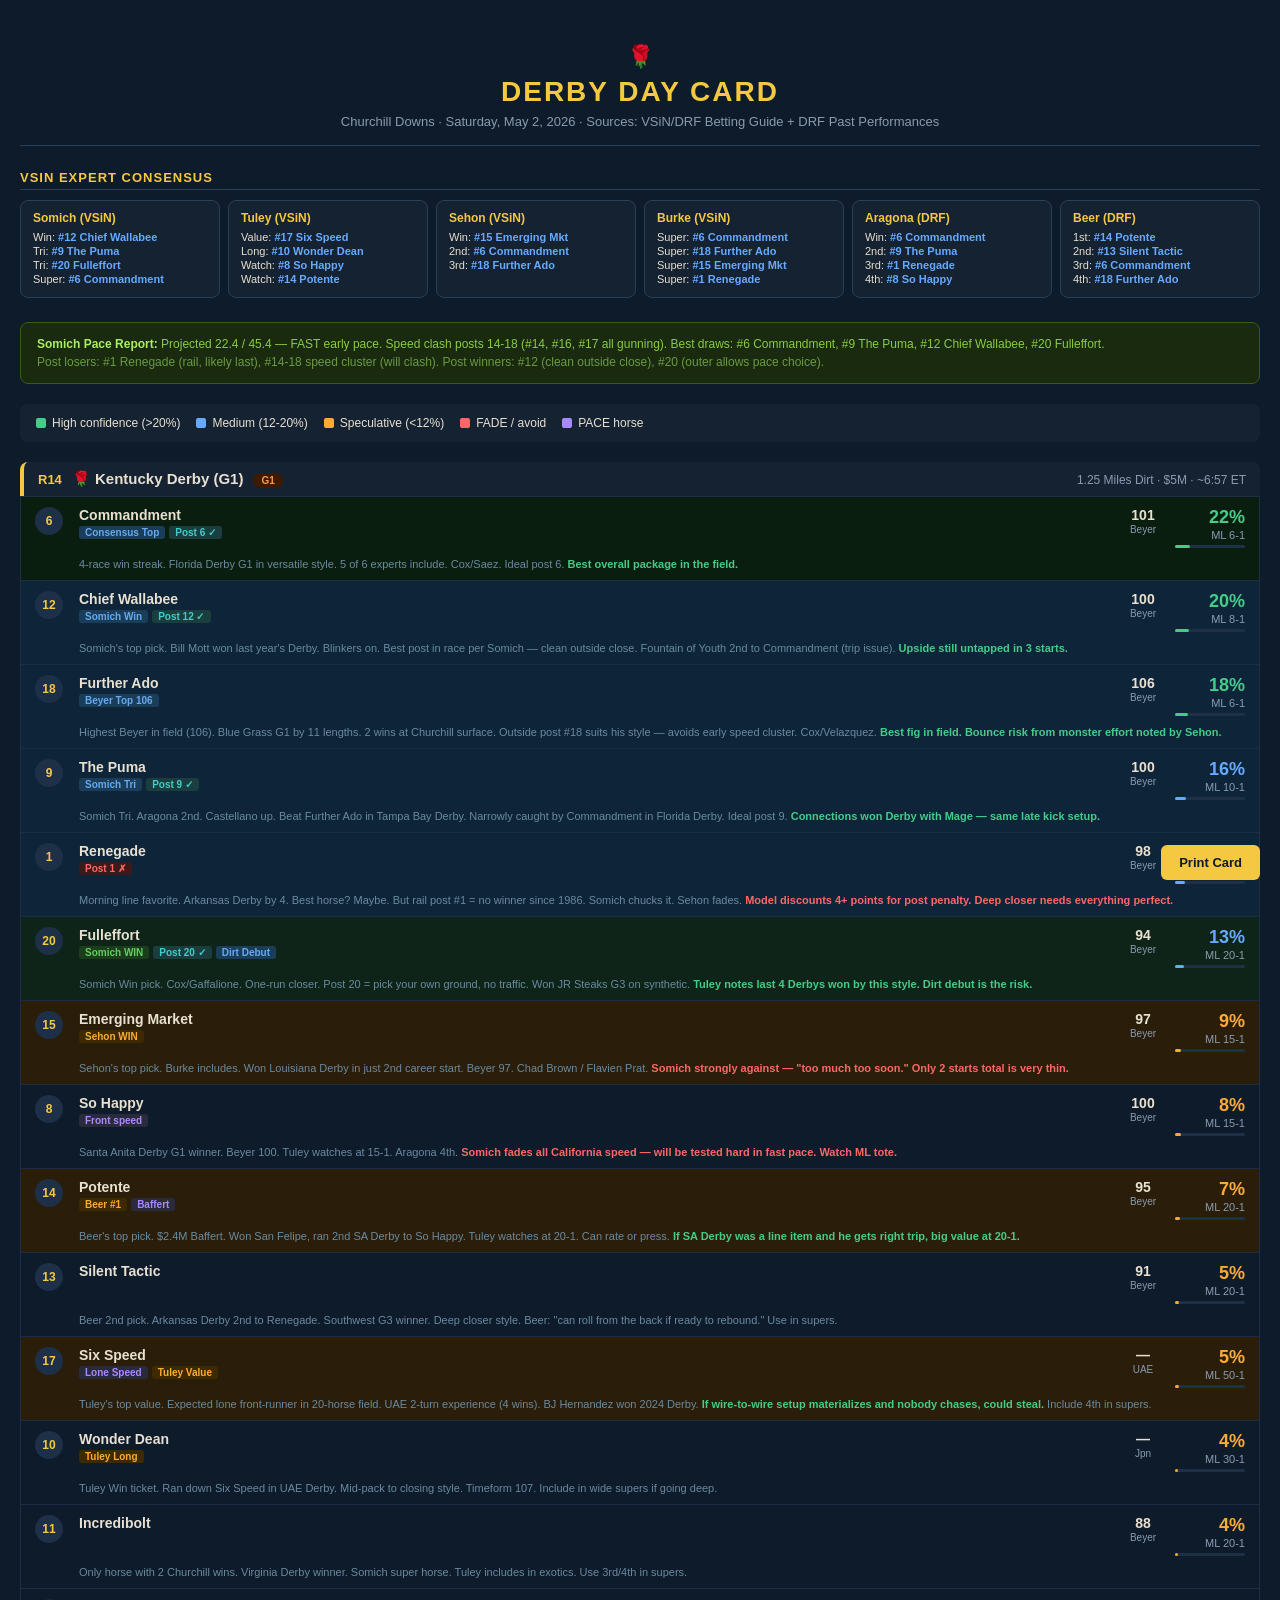
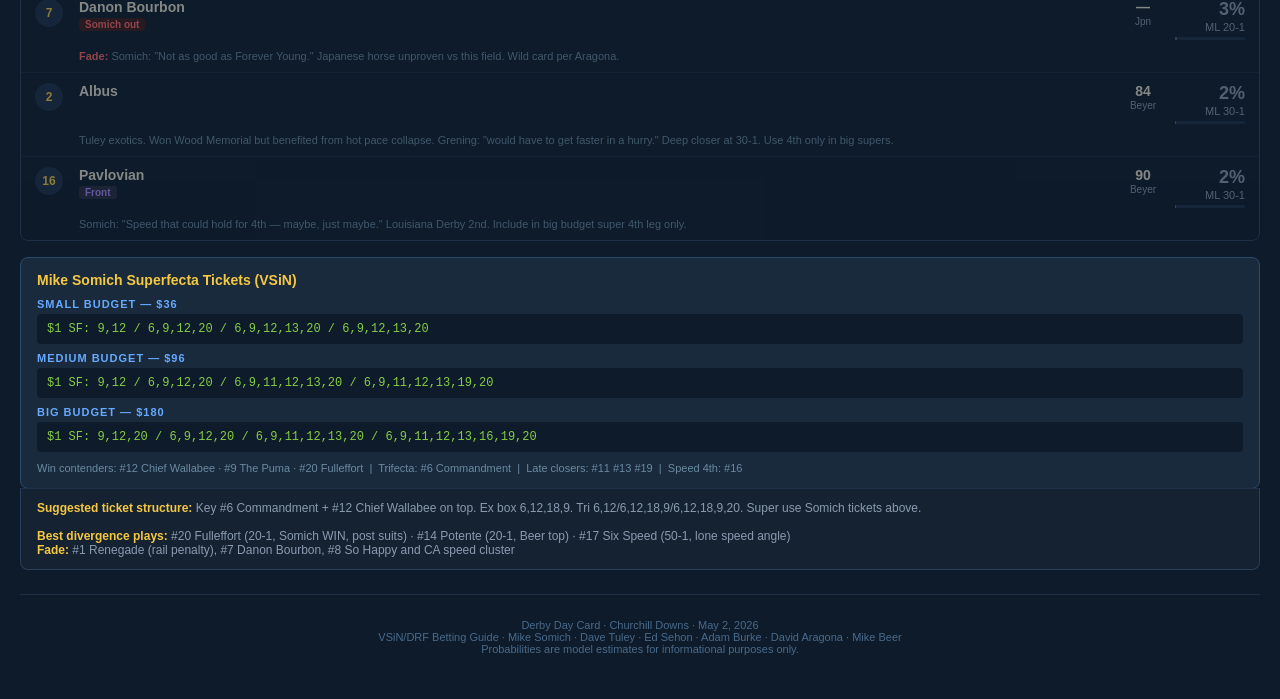
<file: web/derby_day_card.html>
<!DOCTYPE html>
<html lang="en">
<head>
<meta charset="UTF-8">
<meta name="viewport" content="width=device-width, initial-scale=1.0">
<title>Derby Day Card — Churchill Downs 5/2/2026</title>
<style>
* { box-sizing: border-box; margin: 0; padding: 0; }
body { font-family: -apple-system, BlinkMacSystemFont, 'Segoe UI', sans-serif; background: #0d1b2a; color: #e8e0d0; min-height: 100vh; padding: 20px; }
.header { text-align: center; padding: 24px 0 16px; border-bottom: 1px solid #2a3f5a; margin-bottom: 24px; }
.header h1 { font-size: 28px; color: #f5c842; font-weight: 700; letter-spacing: 2px; }
.header .sub { font-size: 13px; color: #8a9bb0; margin-top: 6px; }
.expert-grid { display: grid; grid-template-columns: repeat(auto-fit, minmax(140px, 1fr)); gap: 8px; margin-bottom: 24px; }
.expert-card { background: #152232; border: 1px solid #2a3f5a; border-radius: 8px; padding: 10px 12px; font-size: 11px; }
.expert-name { font-weight: 700; color: #f5c842; margin-bottom: 6px; font-size: 12px; }
.expert-pick { color: #e8e0d0; margin: 2px 0; }
.expert-pick span { color: #66aaff; font-weight: 600; }
.legend { display: flex; gap: 16px; flex-wrap: wrap; margin-bottom: 20px; padding: 12px 16px; background: #152232; border-radius: 8px; font-size: 12px; }
.leg-item { display: flex; align-items: center; gap: 6px; }
.leg-dot { width: 10px; height: 10px; border-radius: 2px; }
.pace-box { background: #1a2a0e; border: 1px solid #3a5a1a; border-radius: 8px; padding: 14px 16px; margin-bottom: 20px; font-size: 12px; color: #88cc44; }
.pace-box strong { color: #aaee66; }
.pace-box .pace-detail { color: #6a9a44; margin-top: 4px; }
.section-title { font-size: 13px; font-weight: 700; color: #f5c842; letter-spacing: 1px; text-transform: uppercase; margin: 20px 0 10px; padding-bottom: 4px; border-bottom: 1px solid #2a3f5a; }
.horse-row { display: grid; grid-template-columns: 36px 1fr 48px 70px; gap: 8px; padding: 10px 14px; align-items: start; border-bottom: 1px solid #1a2d42; }
.horse-row:last-child { border-bottom: none; }
.horse-row.top-pick { background: #0e2438; }
.horse-row.value-play { background: #0e2418; }
.horse-row.bomb-play { background: #2a1e0a; }
.horse-row.fade-horse { opacity: 0.55; background: #0d1b2a; }
.horse-list { border: 1px solid #1e3048; border-radius: 0 0 8px 8px; overflow: hidden; }
.race-header { display: flex; align-items: baseline; gap: 10px; padding: 8px 14px; background: #152232; border-radius: 8px 8px 0 0; border-left: 4px solid #f5c842; flex-wrap: wrap; margin-top: 16px; }
.race-num { font-size: 13px; font-weight: 700; color: #f5c842; }
.race-name { font-size: 15px; font-weight: 600; color: #e8e0d0; }
.race-meta { font-size: 12px; color: #8a9bb0; margin-left: auto; }
.race-badge { font-size: 10px; padding: 2px 8px; border-radius: 10px; font-weight: 600; }
.badge-g1 { background: #3d1a00; color: #ff9944; }
.pgm { width: 28px; height: 28px; border-radius: 50%; background: #1e3048; display: flex; align-items: center; justify-content: center; font-size: 12px; font-weight: 700; color: #f5c842; flex-shrink: 0; }
.horse-info { min-width: 0; }
.horse-name { font-size: 14px; font-weight: 600; color: #e8e0d0; }
.horse-tags { display: flex; gap: 4px; margin-top: 3px; flex-wrap: wrap; }
.tag { font-size: 10px; padding: 1px 6px; border-radius: 3px; font-weight: 600; }
.tag-key { background: #1a3d5a; color: #66aaee; }
.tag-val { background: #1a3d1a; color: #66cc66; }
.tag-bomb { background: #3d2a00; color: #ffaa33; }
.tag-fade { background: #3d1a1a; color: #ff6666; }
.tag-pace { background: #2a2a3d; color: #aa88ff; }
.tag-post { background: #1a3d3d; color: #44cccc; }
.fig-col { text-align: center; }
.beyer { font-size: 14px; font-weight: 700; color: #e8e0d0; }
.beyer-lbl { font-size: 10px; color: #8a9bb0; margin-top: 1px; }
.prob-col { text-align: right; }
.pct { font-size: 18px; font-weight: 700; }
.pct.high { color: #44cc88; }
.pct.med { color: #66aaff; }
.pct.spec { color: #ffaa33; }
.pct.low { color: #8a9bb0; }
.ml-odds { font-size: 11px; color: #8a9bb0; margin-top: 1px; }
.bar-wrap { height: 3px; background: #1e3048; border-radius: 2px; margin-top: 4px; }
.bar-fill { height: 3px; border-radius: 2px; }
.bar-high { background: #44cc88; }
.bar-med { background: #66aaff; }
.bar-spec { background: #ffaa33; }
.bar-low { background: #666; }
.horse-note { grid-column: 2 / -1; font-size: 11px; color: #6a8aa0; margin-top: 2px; }
.upgrade { color: #44cc88; font-weight: 600; }
.downgrade { color: #ff6666; font-weight: 600; }
.summary-box { background: #152232; border: 1px solid #2a3f5a; padding: 12px 16px; font-size: 12px; color: #8a9bb0; border-top: 1px solid #1e3048; }
.summary-box strong { color: #f5c842; }
.super-box { background: #1a2a3d; border: 1px solid #2a4a6a; border-radius: 8px; padding: 14px 16px; margin-top: 16px; font-size: 12px; }
.super-box h3 { color: #f5c842; font-size: 14px; margin-bottom: 10px; }
.super-tier { margin-bottom: 8px; }
.super-tier-label { color: #66aaff; font-weight: 700; font-size: 11px; text-transform: uppercase; letter-spacing: 1px; margin-bottom: 3px; }
.super-ticket { background: #0d1b2a; border-radius: 4px; padding: 8px 10px; font-family: monospace; font-size: 12px; color: #88cc44; margin-top: 4px; }
.footer { text-align: center; padding: 24px 0; font-size: 11px; color: #4a6a8a; border-top: 1px solid #1e3048; margin-top: 24px; }
.print-btn { position: fixed; bottom: 20px; right: 20px; background: #f5c842; color: #0d1b2a; border: none; padding: 10px 18px; border-radius: 6px; font-weight: 700; font-size: 13px; cursor: pointer; }
@media print { .print-btn { display: none; } body { background: white; color: #111; } }
</style>
</head>
<body>

<div class="header">
  <div style="font-size:22px;margin-bottom:6px;">🌹</div>
  <h1>DERBY DAY CARD</h1>
  <div class="sub">Churchill Downs · Saturday, May 2, 2026 · Sources: VSiN/DRF Betting Guide + DRF Past Performances</div>
</div>

<!-- EXPERT CONSENSUS -->
<div class="section-title">VSiN Expert Consensus</div>
<div class="expert-grid">
  <div class="expert-card">
    <div class="expert-name">Somich (VSiN)</div>
    <div class="expert-pick">Win: <span>#12 Chief Wallabee</span></div>
    <div class="expert-pick">Tri: <span>#9 The Puma</span></div>
    <div class="expert-pick">Tri: <span>#20 Fulleffort</span></div>
    <div class="expert-pick">Super: <span>#6 Commandment</span></div>
  </div>
  <div class="expert-card">
    <div class="expert-name">Tuley (VSiN)</div>
    <div class="expert-pick">Value: <span>#17 Six Speed</span></div>
    <div class="expert-pick">Long: <span>#10 Wonder Dean</span></div>
    <div class="expert-pick">Watch: <span>#8 So Happy</span></div>
    <div class="expert-pick">Watch: <span>#14 Potente</span></div>
  </div>
  <div class="expert-card">
    <div class="expert-name">Sehon (VSiN)</div>
    <div class="expert-pick">Win: <span>#15 Emerging Mkt</span></div>
    <div class="expert-pick">2nd: <span>#6 Commandment</span></div>
    <div class="expert-pick">3rd: <span>#18 Further Ado</span></div>
  </div>
  <div class="expert-card">
    <div class="expert-name">Burke (VSiN)</div>
    <div class="expert-pick">Super: <span>#6 Commandment</span></div>
    <div class="expert-pick">Super: <span>#18 Further Ado</span></div>
    <div class="expert-pick">Super: <span>#15 Emerging Mkt</span></div>
    <div class="expert-pick">Super: <span>#1 Renegade</span></div>
  </div>
  <div class="expert-card">
    <div class="expert-name">Aragona (DRF)</div>
    <div class="expert-pick">Win: <span>#6 Commandment</span></div>
    <div class="expert-pick">2nd: <span>#9 The Puma</span></div>
    <div class="expert-pick">3rd: <span>#1 Renegade</span></div>
    <div class="expert-pick">4th: <span>#8 So Happy</span></div>
  </div>
  <div class="expert-card">
    <div class="expert-name">Beer (DRF)</div>
    <div class="expert-pick">1st: <span>#14 Potente</span></div>
    <div class="expert-pick">2nd: <span>#13 Silent Tactic</span></div>
    <div class="expert-pick">3rd: <span>#6 Commandment</span></div>
    <div class="expert-pick">4th: <span>#18 Further Ado</span></div>
  </div>
</div>

<!-- PACE NOTE -->
<div class="pace-box">
  <strong>Somich Pace Report:</strong> Projected 22.4 / 45.4 — FAST early pace. Speed clash posts 14-18 (#14, #16, #17 all gunning). Best draws: #6 Commandment, #9 The Puma, #12 Chief Wallabee, #20 Fulleffort.
  <div class="pace-detail">Post losers: #1 Renegade (rail, likely last), #14-18 speed cluster (will clash). Post winners: #12 (clean outside close), #20 (outer allows pace choice).</div>
</div>

<div class="legend">
  <div class="leg-item"><div class="leg-dot" style="background:#44cc88"></div> High confidence (&gt;20%)</div>
  <div class="leg-item"><div class="leg-dot" style="background:#66aaff"></div> Medium (12-20%)</div>
  <div class="leg-item"><div class="leg-dot" style="background:#ffaa33"></div> Speculative (&lt;12%)</div>
  <div class="leg-item"><div class="leg-dot" style="background:#ff6666"></div> FADE / avoid</div>
  <div class="leg-item"><div class="leg-dot" style="background:#aa88ff"></div> PACE horse</div>
</div>

<!-- KENTUCKY DERBY R14 -->
<div class="race-header">
  <span class="race-num">R14</span>
  <span class="race-name">🌹 Kentucky Derby (G1)</span>
  <span class="race-badge badge-g1">G1</span>
  <span class="race-meta">1.25 Miles Dirt · $5M · ~6:57 ET</span>
</div>
<div class="horse-list">

  <!-- TIER 1: WIN CONTENDERS -->
  <div class="horse-row top-pick" style="background:#0a1e10;">
    <div class="pgm">6</div>
    <div class="horse-info">
      <div class="horse-name">Commandment</div>
      <div class="horse-tags"><span class="tag tag-key">Consensus Top</span><span class="tag tag-post">Post 6 ✓</span></div>
    </div>
    <div class="fig-col"><div class="beyer">101</div><div class="beyer-lbl">Beyer</div></div>
    <div class="prob-col"><div class="pct high">22%</div><div class="ml-odds">ML 6-1</div><div class="bar-wrap"><div class="bar-fill bar-high" style="width:22%"></div></div></div>
    <div class="horse-note">4-race win streak. Florida Derby G1 in versatile style. 5 of 6 experts include. Cox/Saez. Ideal post 6. <span class="upgrade">Best overall package in the field.</span></div>
  </div>

  <div class="horse-row top-pick">
    <div class="pgm">12</div>
    <div class="horse-info">
      <div class="horse-name">Chief Wallabee</div>
      <div class="horse-tags"><span class="tag tag-key">Somich Win</span><span class="tag tag-post">Post 12 ✓</span></div>
    </div>
    <div class="fig-col"><div class="beyer">100</div><div class="beyer-lbl">Beyer</div></div>
    <div class="prob-col"><div class="pct high">20%</div><div class="ml-odds">ML 8-1</div><div class="bar-wrap"><div class="bar-fill bar-high" style="width:20%"></div></div></div>
    <div class="horse-note">Somich's top pick. Bill Mott won last year's Derby. Blinkers on. Best post in race per Somich — clean outside close. Fountain of Youth 2nd to Commandment (trip issue). <span class="upgrade">Upside still untapped in 3 starts.</span></div>
  </div>

  <div class="horse-row top-pick">
    <div class="pgm">18</div>
    <div class="horse-info">
      <div class="horse-name">Further Ado</div>
      <div class="horse-tags"><span class="tag tag-key">Beyer Top 106</span></div>
    </div>
    <div class="fig-col"><div class="beyer">106</div><div class="beyer-lbl">Beyer</div></div>
    <div class="prob-col"><div class="pct high">18%</div><div class="ml-odds">ML 6-1</div><div class="bar-wrap"><div class="bar-fill bar-high" style="width:18%"></div></div></div>
    <div class="horse-note">Highest Beyer in field (106). Blue Grass G1 by 11 lengths. 2 wins at Churchill surface. Outside post #18 suits his style — avoids early speed cluster. Cox/Velazquez. <span class="upgrade">Best fig in field. Bounce risk from monster effort noted by Sehon.</span></div>
  </div>

  <div class="horse-row top-pick">
    <div class="pgm">9</div>
    <div class="horse-info">
      <div class="horse-name">The Puma</div>
      <div class="horse-tags"><span class="tag tag-key">Somich Tri</span><span class="tag tag-post">Post 9 ✓</span></div>
    </div>
    <div class="fig-col"><div class="beyer">100</div><div class="beyer-lbl">Beyer</div></div>
    <div class="prob-col"><div class="pct med">16%</div><div class="ml-odds">ML 10-1</div><div class="bar-wrap"><div class="bar-fill bar-med" style="width:16%"></div></div></div>
    <div class="horse-note">Somich Tri. Aragona 2nd. Castellano up. Beat Further Ado in Tampa Bay Derby. Narrowly caught by Commandment in Florida Derby. Ideal post 9. <span class="upgrade">Connections won Derby with Mage — same late kick setup.</span></div>
  </div>

  <!-- TIER 2: STRONG SECONDARY -->
  <div class="horse-row top-pick">
    <div class="pgm">1</div>
    <div class="horse-info">
      <div class="horse-name">Renegade</div>
      <div class="horse-tags"><span class="tag tag-fade">Post 1 ✗</span></div>
    </div>
    <div class="fig-col"><div class="beyer">98</div><div class="beyer-lbl">Beyer</div></div>
    <div class="prob-col"><div class="pct med">14%</div><div class="ml-odds">ML 4-1 fav</div><div class="bar-wrap"><div class="bar-fill bar-med" style="width:14%"></div></div></div>
    <div class="horse-note">Morning line favorite. Arkansas Derby by 4. Best horse? Maybe. But rail post #1 = no winner since 1986. Somich chucks it. Sehon fades. <span class="downgrade">Model discounts 4+ points for post penalty. Deep closer needs everything perfect.</span></div>
  </div>

  <div class="horse-row value-play">
    <div class="pgm">20</div>
    <div class="horse-info">
      <div class="horse-name">Fulleffort</div>
      <div class="horse-tags"><span class="tag tag-val">Somich WIN</span><span class="tag tag-post">Post 20 ✓</span><span class="tag tag-key">Dirt Debut</span></div>
    </div>
    <div class="fig-col"><div class="beyer">94</div><div class="beyer-lbl">Beyer</div></div>
    <div class="prob-col"><div class="pct med">13%</div><div class="ml-odds">ML 20-1</div><div class="bar-wrap"><div class="bar-fill bar-med" style="width:13%"></div></div></div>
    <div class="horse-note">Somich Win pick. Cox/Gaffalione. One-run closer. Post 20 = pick your own ground, no traffic. Won JR Steaks G3 on synthetic. <span class="upgrade">Tuley notes last 4 Derbys won by this style. Dirt debut is the risk.</span></div>
  </div>

  <!-- TIER 3: VALUE / LONGSHOTS -->
  <div class="horse-row bomb-play">
    <div class="pgm">15</div>
    <div class="horse-info">
      <div class="horse-name">Emerging Market</div>
      <div class="horse-tags"><span class="tag tag-bomb">Sehon WIN</span></div>
    </div>
    <div class="fig-col"><div class="beyer">97</div><div class="beyer-lbl">Beyer</div></div>
    <div class="prob-col"><div class="pct spec">9%</div><div class="ml-odds">ML 15-1</div><div class="bar-wrap"><div class="bar-fill bar-spec" style="width:9%"></div></div></div>
    <div class="horse-note">Sehon's top pick. Burke includes. Won Louisiana Derby in just 2nd career start. Beyer 97. Chad Brown / Flavien Prat. <span class="downgrade">Somich strongly against — "too much too soon." Only 2 starts total is very thin.</span></div>
  </div>

  <div class="horse-row">
    <div class="pgm">8</div>
    <div class="horse-info">
      <div class="horse-name">So Happy</div>
      <div class="horse-tags"><span class="tag tag-pace">Front speed</span></div>
    </div>
    <div class="fig-col"><div class="beyer">100</div><div class="beyer-lbl">Beyer</div></div>
    <div class="prob-col"><div class="pct spec">8%</div><div class="ml-odds">ML 15-1</div><div class="bar-wrap"><div class="bar-fill bar-spec" style="width:8%"></div></div></div>
    <div class="horse-note">Santa Anita Derby G1 winner. Beyer 100. Tuley watches at 15-1. Aragona 4th. <span class="downgrade">Somich fades all California speed — will be tested hard in fast pace. Watch ML tote.</span></div>
  </div>

  <div class="horse-row bomb-play">
    <div class="pgm">14</div>
    <div class="horse-info">
      <div class="horse-name">Potente</div>
      <div class="horse-tags"><span class="tag tag-bomb">Beer #1</span><span class="tag tag-pace">Baffert</span></div>
    </div>
    <div class="fig-col"><div class="beyer">95</div><div class="beyer-lbl">Beyer</div></div>
    <div class="prob-col"><div class="pct spec">7%</div><div class="ml-odds">ML 20-1</div><div class="bar-wrap"><div class="bar-fill bar-spec" style="width:7%"></div></div></div>
    <div class="horse-note">Beer's top pick. $2.4M Baffert. Won San Felipe, ran 2nd SA Derby to So Happy. Tuley watches at 20-1. Can rate or press. <span class="upgrade">If SA Derby was a line item and he gets right trip, big value at 20-1.</span></div>
  </div>

  <div class="horse-row">
    <div class="pgm">13</div>
    <div class="horse-info">
      <div class="horse-name">Silent Tactic</div>
      <div class="horse-tags"></div>
    </div>
    <div class="fig-col"><div class="beyer">91</div><div class="beyer-lbl">Beyer</div></div>
    <div class="prob-col"><div class="pct spec">5%</div><div class="ml-odds">ML 20-1</div><div class="bar-wrap"><div class="bar-fill bar-spec" style="width:5%"></div></div></div>
    <div class="horse-note">Beer 2nd pick. Arkansas Derby 2nd to Renegade. Southwest G3 winner. Deep closer style. Beer: "can roll from the back if ready to rebound." Use in supers.</div>
  </div>

  <div class="horse-row bomb-play">
    <div class="pgm">17</div>
    <div class="horse-info">
      <div class="horse-name">Six Speed</div>
      <div class="horse-tags"><span class="tag tag-pace">Lone Speed</span><span class="tag tag-bomb">Tuley Value</span></div>
    </div>
    <div class="fig-col"><div class="beyer">—</div><div class="beyer-lbl">UAE</div></div>
    <div class="prob-col"><div class="pct spec">5%</div><div class="ml-odds">ML 50-1</div><div class="bar-wrap"><div class="bar-fill bar-spec" style="width:5%"></div></div></div>
    <div class="horse-note">Tuley's top value. Expected lone front-runner in 20-horse field. UAE 2-turn experience (4 wins). BJ Hernandez won 2024 Derby. <span class="upgrade">If wire-to-wire setup materializes and nobody chases, could steal.</span> Include 4th in supers.</div>
  </div>

  <div class="horse-row">
    <div class="pgm">10</div>
    <div class="horse-info">
      <div class="horse-name">Wonder Dean</div>
      <div class="horse-tags"><span class="tag tag-bomb">Tuley Long</span></div>
    </div>
    <div class="fig-col"><div class="beyer">—</div><div class="beyer-lbl">Jpn</div></div>
    <div class="prob-col"><div class="pct spec">4%</div><div class="ml-odds">ML 30-1</div><div class="bar-wrap"><div class="bar-fill bar-spec" style="width:4%"></div></div></div>
    <div class="horse-note">Tuley Win ticket. Ran down Six Speed in UAE Derby. Mid-pack to closing style. Timeform 107. Include in wide supers if going deep.</div>
  </div>

  <div class="horse-row">
    <div class="pgm">11</div>
    <div class="horse-info">
      <div class="horse-name">Incredibolt</div>
      <div class="horse-tags"></div>
    </div>
    <div class="fig-col"><div class="beyer">88</div><div class="beyer-lbl">Beyer</div></div>
    <div class="prob-col"><div class="pct spec">4%</div><div class="ml-odds">ML 20-1</div><div class="bar-wrap"><div class="bar-fill bar-spec" style="width:4%"></div></div></div>
    <div class="horse-note">Only horse with 2 Churchill wins. Virginia Derby winner. Somich super horse. Tuley includes in exotics. Use 3rd/4th in supers.</div>
  </div>

  <!-- FADE TIER -->
  <div class="horse-row fade-horse">
    <div class="pgm">7</div>
    <div class="horse-info">
      <div class="horse-name">Danon Bourbon</div>
      <div class="horse-tags"><span class="tag tag-fade">Somich out</span></div>
    </div>
    <div class="fig-col"><div class="beyer">—</div><div class="beyer-lbl">Jpn</div></div>
    <div class="prob-col"><div class="pct low">3%</div><div class="ml-odds">ML 20-1</div><div class="bar-wrap"><div class="bar-fill bar-low" style="width:3%"></div></div></div>
    <div class="horse-note"><span class="downgrade">Fade:</span> Somich: "Not as good as Forever Young." Japanese horse unproven vs this field. Wild card per Aragona.</div>
  </div>

  <div class="horse-row fade-horse">
    <div class="pgm">2</div>
    <div class="horse-info">
      <div class="horse-name">Albus</div>
      <div class="horse-tags"></div>
    </div>
    <div class="fig-col"><div class="beyer">84</div><div class="beyer-lbl">Beyer</div></div>
    <div class="prob-col"><div class="pct low">2%</div><div class="ml-odds">ML 30-1</div><div class="bar-wrap"><div class="bar-fill bar-low" style="width:2%"></div></div></div>
    <div class="horse-note">Tuley exotics. Won Wood Memorial but benefited from hot pace collapse. Grening: "would have to get faster in a hurry." Deep closer at 30-1. Use 4th only in big supers.</div>
  </div>

  <div class="horse-row fade-horse">
    <div class="pgm">16</div>
    <div class="horse-info">
      <div class="horse-name">Pavlovian</div>
      <div class="horse-tags"><span class="tag tag-pace">Front</span></div>
    </div>
    <div class="fig-col"><div class="beyer">90</div><div class="beyer-lbl">Beyer</div></div>
    <div class="prob-col"><div class="pct low">2%</div><div class="ml-odds">ML 30-1</div><div class="bar-wrap"><div class="bar-fill bar-low" style="width:2%"></div></div></div>
    <div class="horse-note">Somich: "Speed that could hold for 4th — maybe, just maybe." Louisiana Derby 2nd. Include in big budget super 4th leg only.</div>
  </div>

</div>

<!-- SOMICH SUPERFECTA TICKETS -->
<div class="super-box">
  <h3>Mike Somich Superfecta Tickets (VSiN)</h3>
  <div class="super-tier">
    <div class="super-tier-label">Small Budget — $36</div>
    <div class="super-ticket">$1 SF: 9,12 / 6,9,12,20 / 6,9,12,13,20 / 6,9,12,13,20</div>
  </div>
  <div class="super-tier">
    <div class="super-tier-label">Medium Budget — $96</div>
    <div class="super-ticket">$1 SF: 9,12 / 6,9,12,20 / 6,9,11,12,13,20 / 6,9,11,12,13,19,20</div>
  </div>
  <div class="super-tier">
    <div class="super-tier-label">Big Budget — $180</div>
    <div class="super-ticket">$1 SF: 9,12,20 / 6,9,12,20 / 6,9,11,12,13,20 / 6,9,11,12,13,16,19,20</div>
  </div>
  <div style="margin-top:10px;font-size:11px;color:#6a8aa0;">Win contenders: #12 Chief Wallabee · #9 The Puma · #20 Fulleffort &nbsp;|&nbsp; Trifecta: #6 Commandment &nbsp;|&nbsp; Late closers: #11 #13 #19 &nbsp;|&nbsp; Speed 4th: #16</div>
</div>

<div class="summary-box" style="border-radius:0 0 8px 8px;margin-top:-1px;">
  <strong>Suggested ticket structure:</strong> Key #6 Commandment + #12 Chief Wallabee on top. Ex box 6,12,18,9. Tri 6,12/6,12,18,9/6,12,18,9,20. Super use Somich tickets above.<br><br>
  <strong>Best divergence plays:</strong> #20 Fulleffort (20-1, Somich WIN, post suits) · #14 Potente (20-1, Beer top) · #17 Six Speed (50-1, lone speed angle)<br>
  <strong>Fade:</strong> #1 Renegade (rail penalty), #7 Danon Bourbon, #8 So Happy and CA speed cluster
</div>

<div class="footer">
  Derby Day Card · Churchill Downs · May 2, 2026<br>
  VSiN/DRF Betting Guide · Mike Somich · Dave Tuley · Ed Sehon · Adam Burke · David Aragona · Mike Beer<br>
  Probabilities are model estimates for informational purposes only.
</div>

<button class="print-btn" onclick="window.print()">Print Card</button>

</body>
</html>
</file>
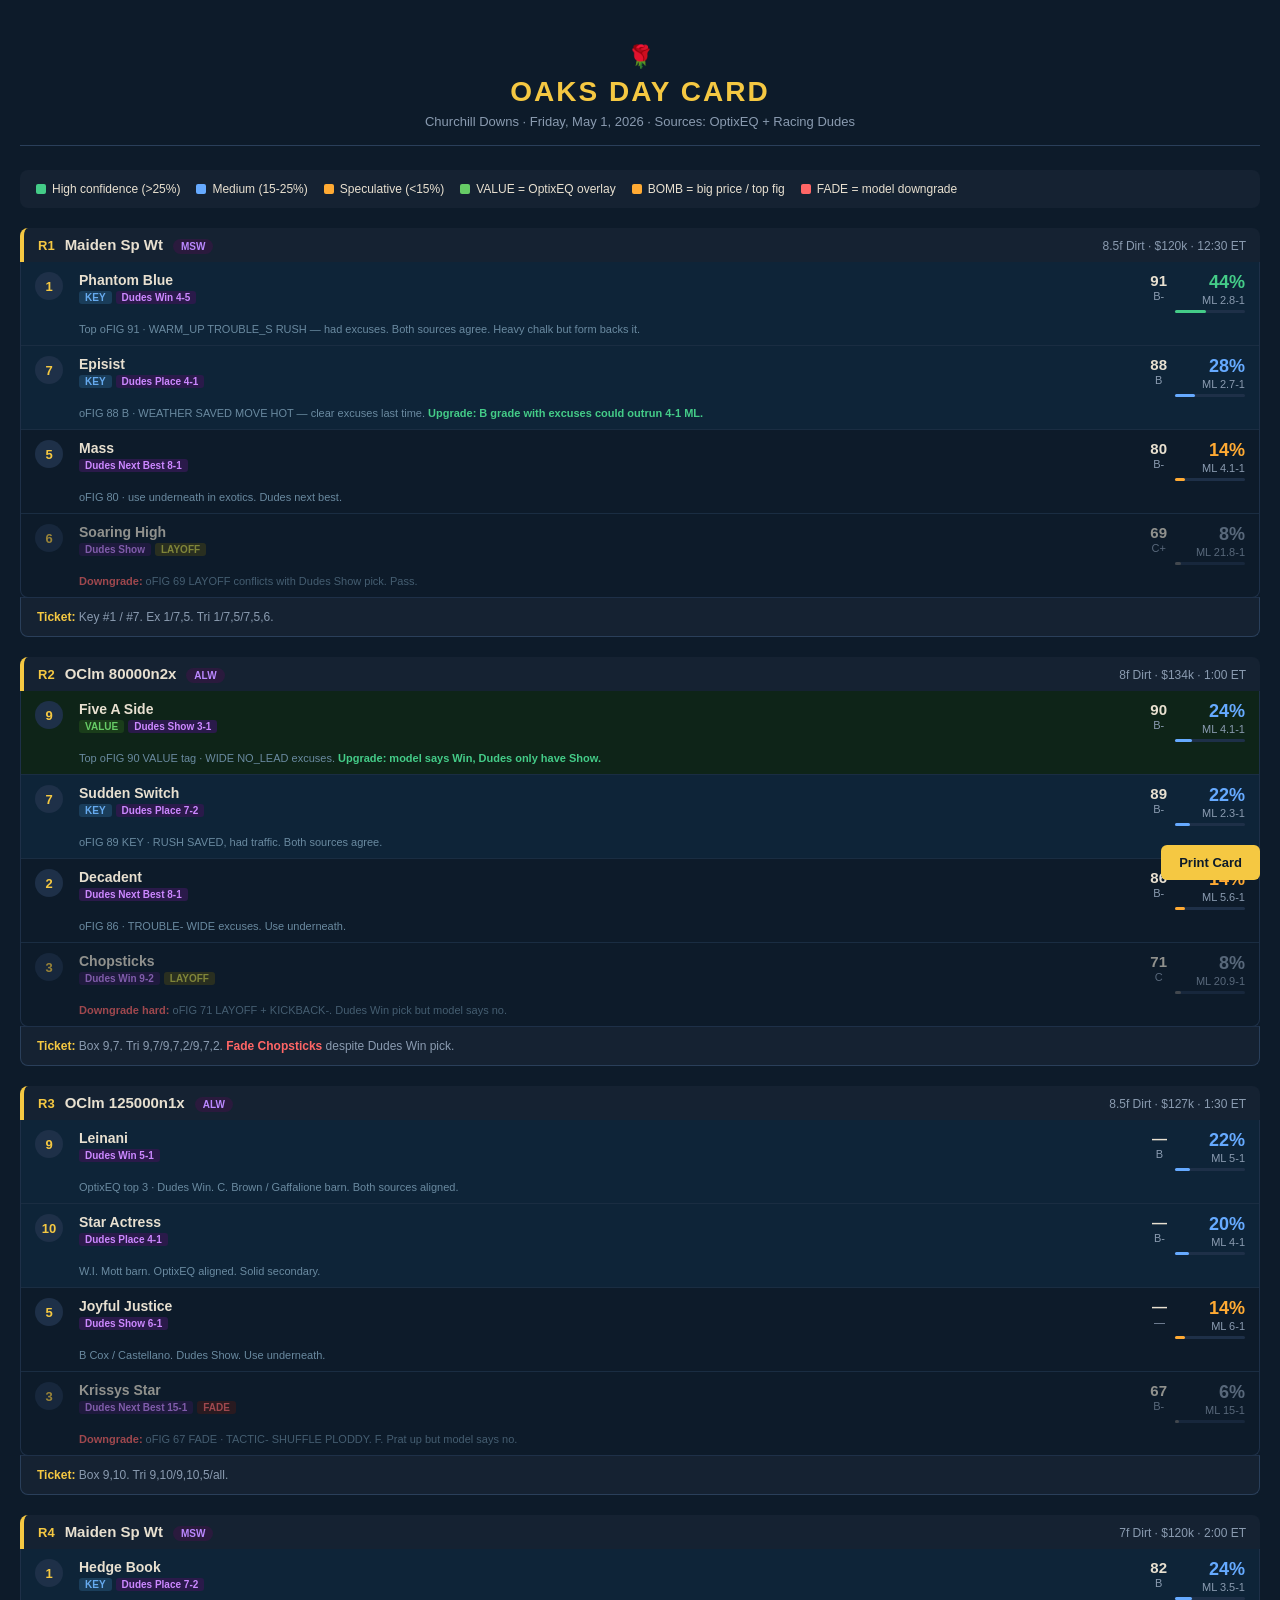
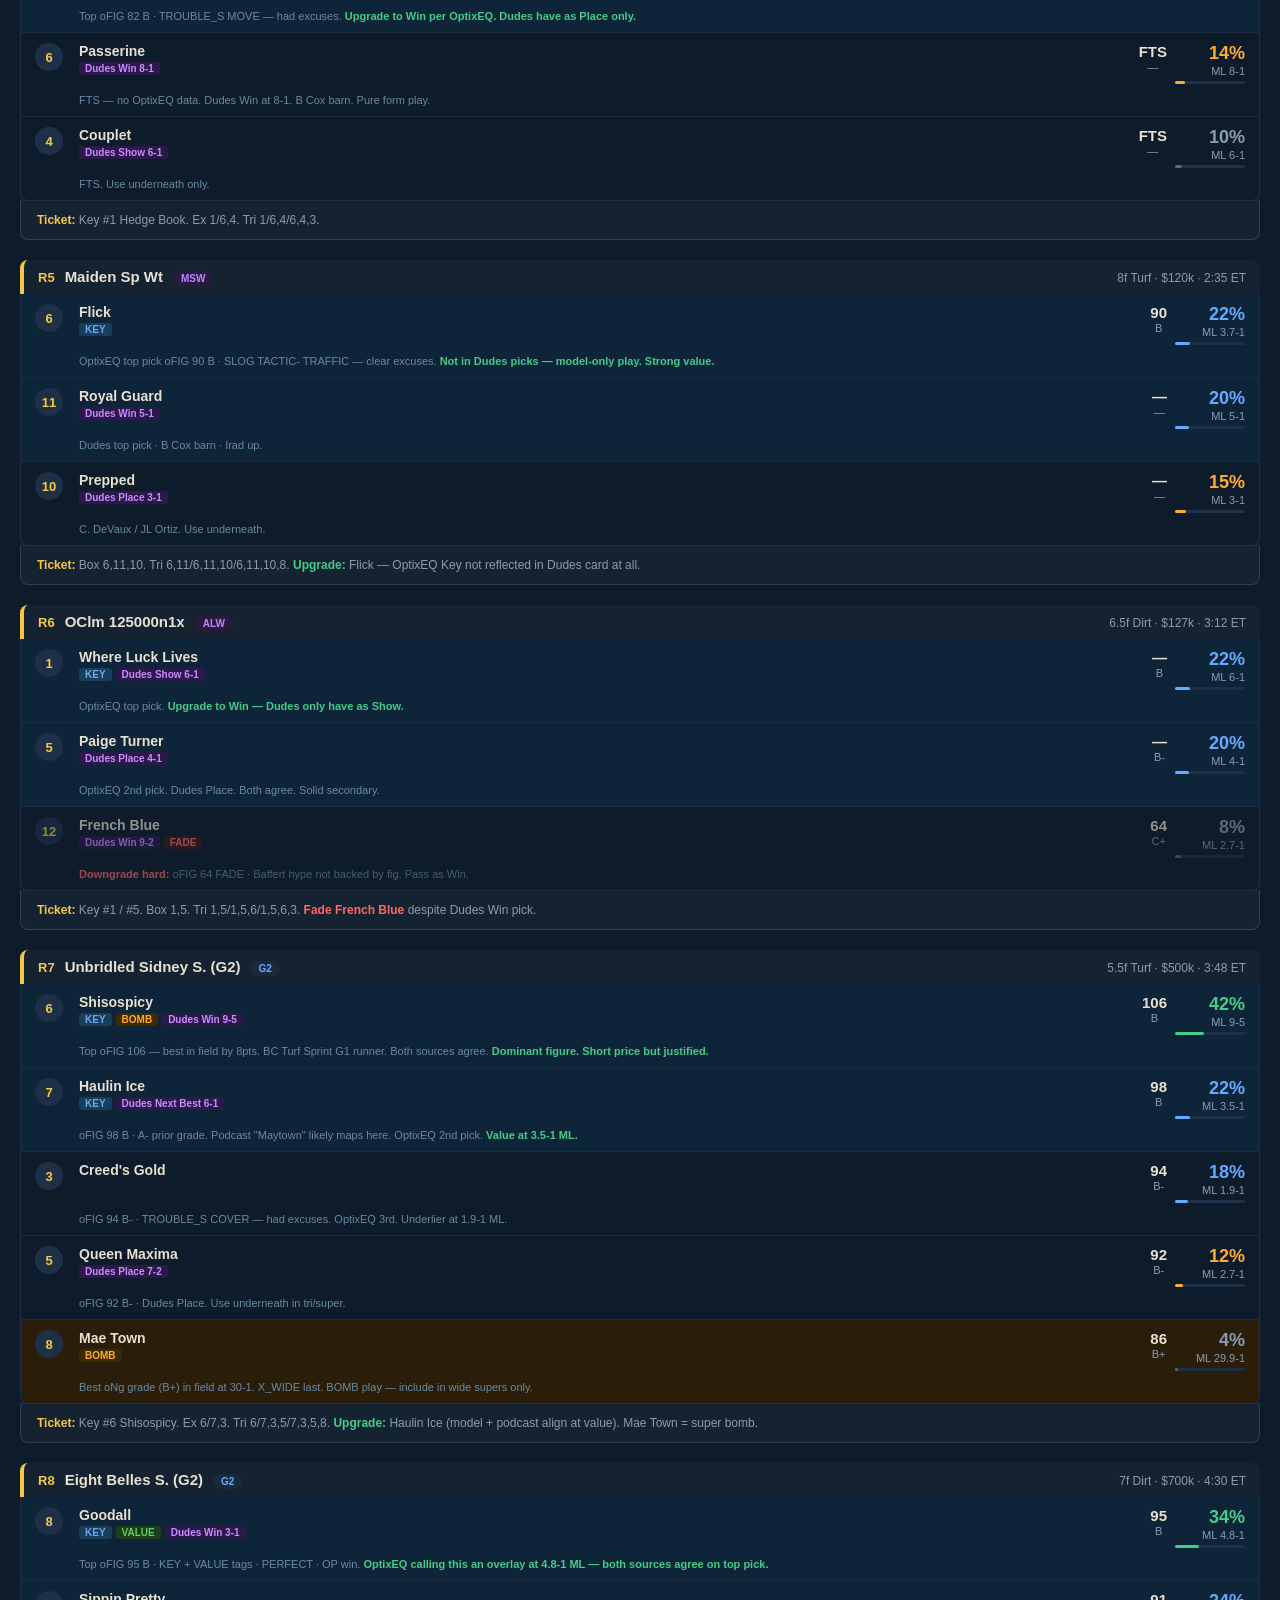
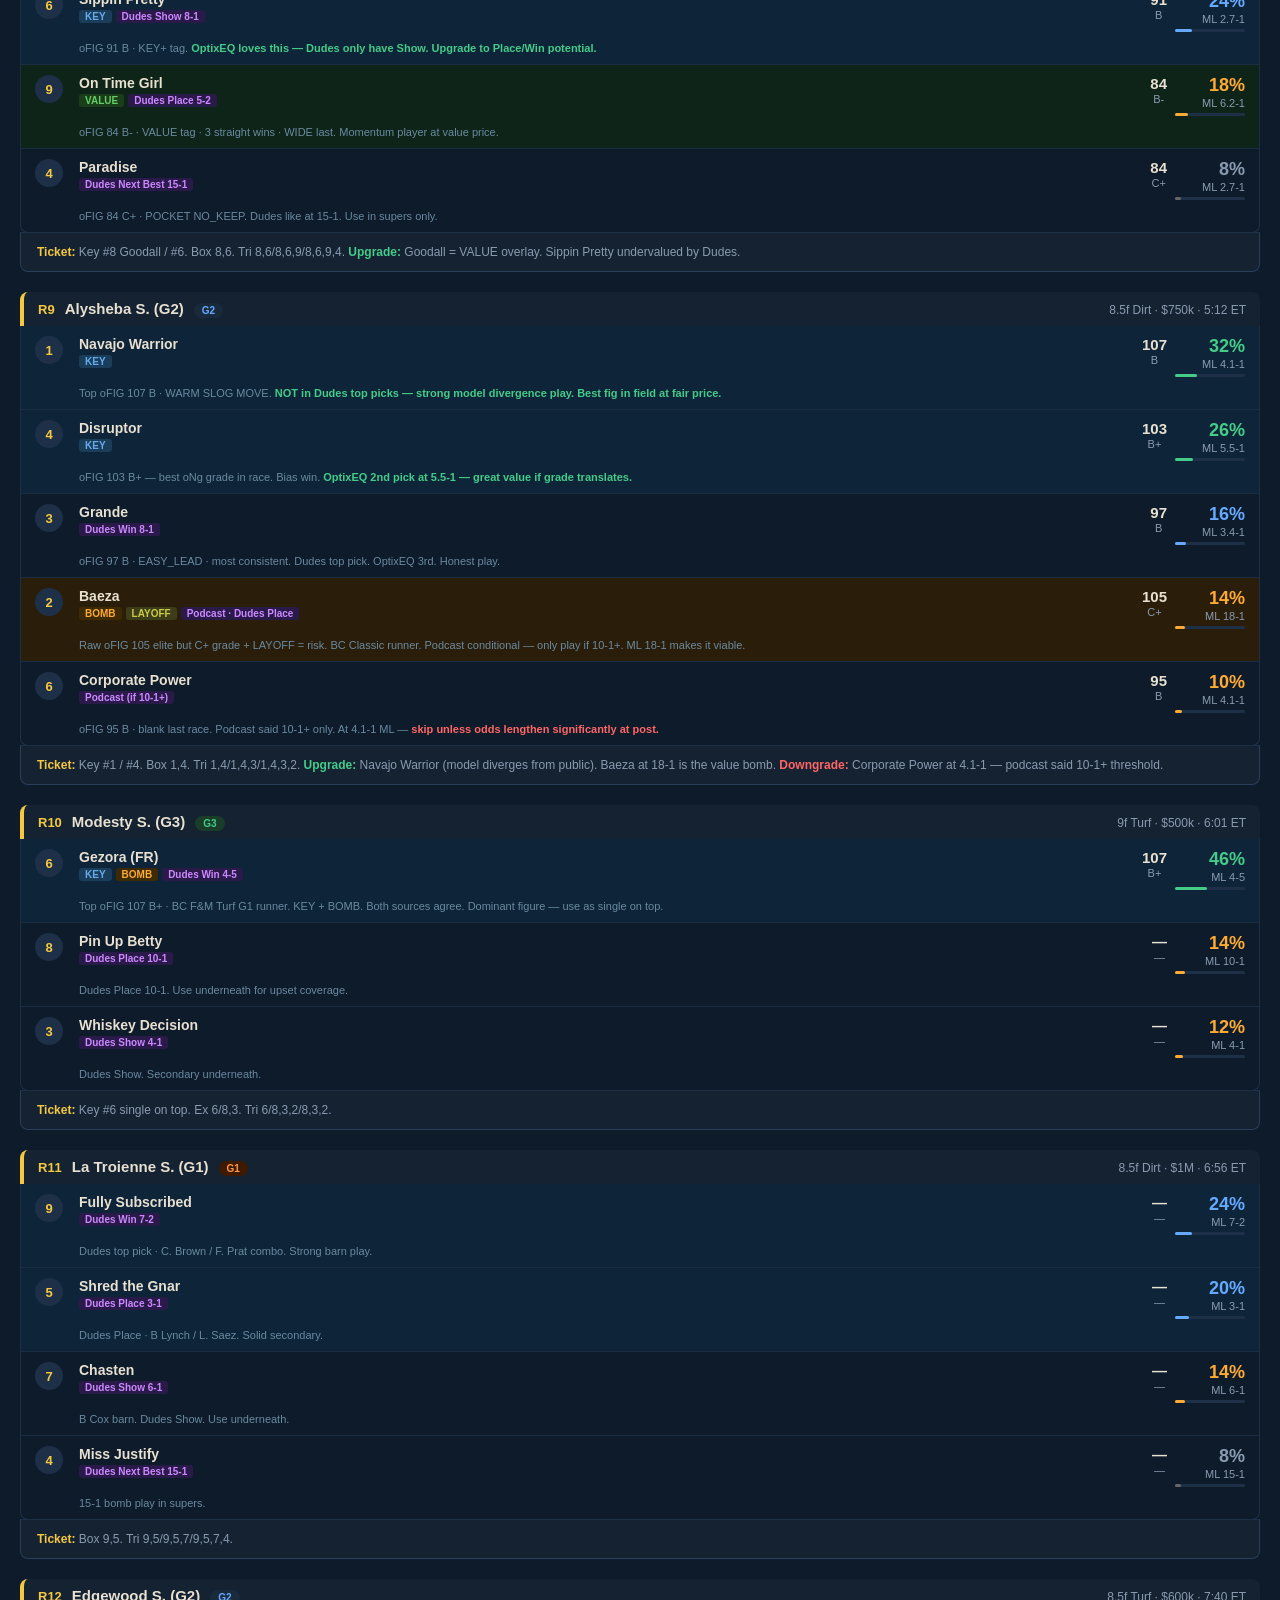
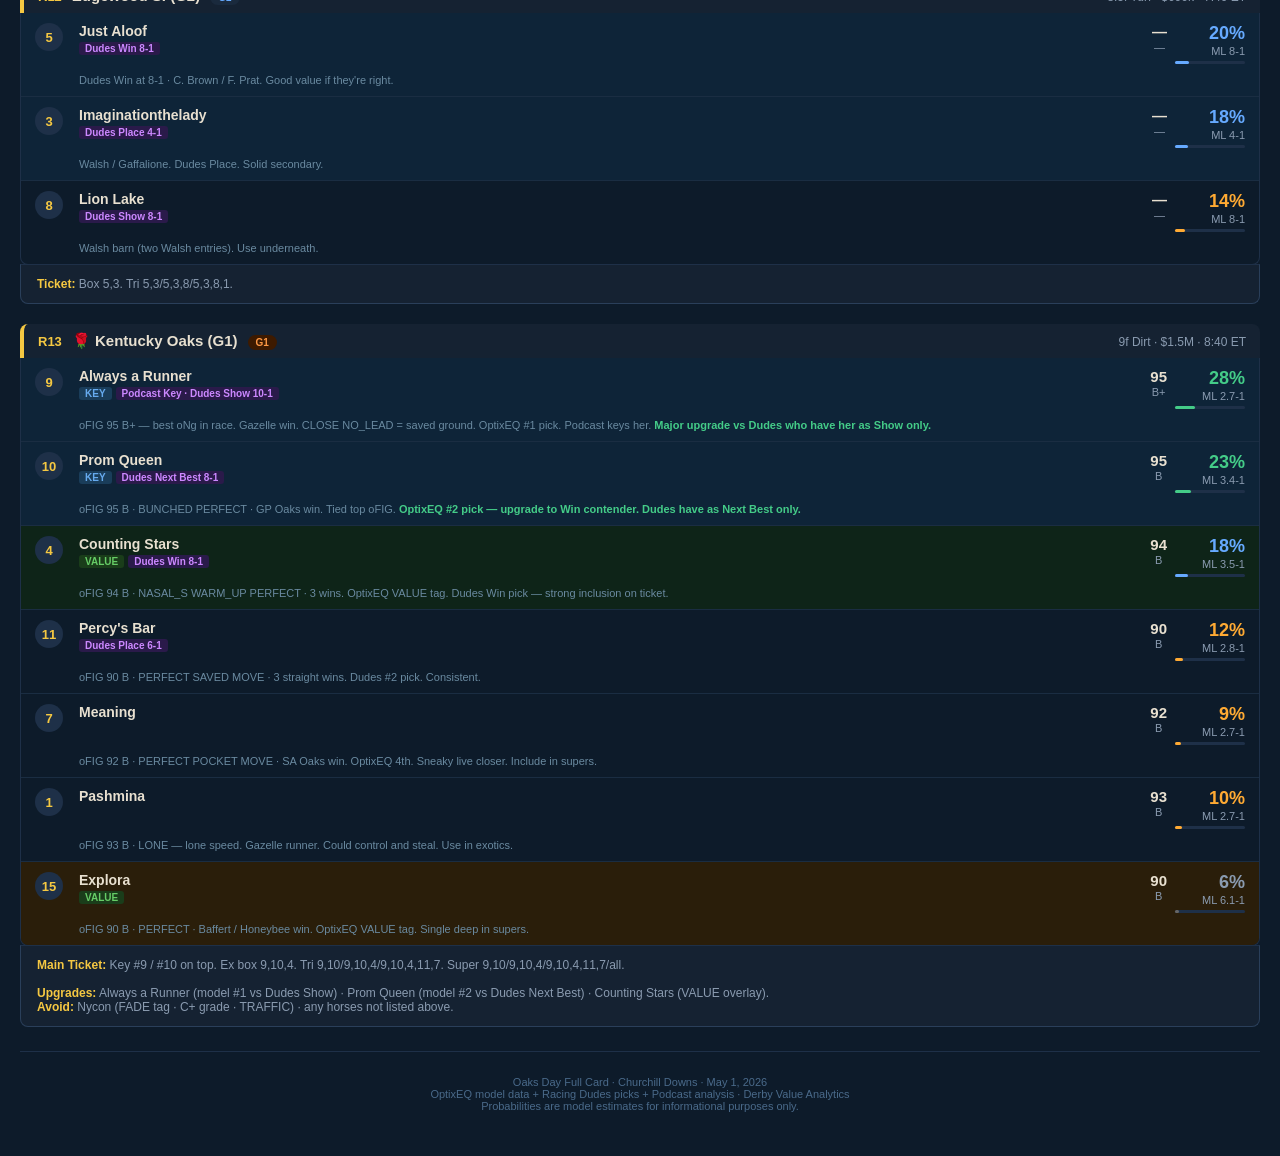
<file: web/oaks_day_card.html>
<!DOCTYPE html>
<html lang="en">
<head>
<meta charset="UTF-8">
<meta name="viewport" content="width=device-width, initial-scale=1.0">
<title>Oaks Day Card — Churchill Downs 5/1/2026</title>
<style>
* { box-sizing: border-box; margin: 0; padding: 0; }
body { font-family: -apple-system, BlinkMacSystemFont, 'Segoe UI', sans-serif; background: #0d1b2a; color: #e8e0d0; min-height: 100vh; padding: 20px; }
.header { text-align: center; padding: 24px 0 16px; border-bottom: 1px solid #2a3f5a; margin-bottom: 24px; }
.header h1 { font-size: 28px; color: #f5c842; font-weight: 700; letter-spacing: 2px; }
.header .sub { font-size: 13px; color: #8a9bb0; margin-top: 6px; }
.header .rose { font-size: 22px; margin-bottom: 6px; }
.legend { display: flex; gap: 16px; flex-wrap: wrap; margin-bottom: 20px; padding: 12px 16px; background: #152232; border-radius: 8px; font-size: 12px; }
.leg-item { display: flex; align-items: center; gap: 6px; }
.leg-dot { width: 10px; height: 10px; border-radius: 2px; }
.race-section { margin-bottom: 20px; }
.race-header { display: flex; align-items: baseline; gap: 10px; padding: 8px 14px; background: #152232; border-radius: 8px 8px 0 0; border-left: 4px solid #f5c842; flex-wrap: wrap; }
.race-num { font-size: 13px; font-weight: 700; color: #f5c842; }
.race-name { font-size: 15px; font-weight: 600; color: #e8e0d0; }
.race-meta { font-size: 12px; color: #8a9bb0; margin-left: auto; }
.race-badge { font-size: 10px; padding: 2px 8px; border-radius: 10px; font-weight: 600; }
.badge-g1 { background: #3d1a00; color: #ff9944; }
.badge-g2 { background: #1a2a3d; color: #66aaff; }
.badge-g3 { background: #1a3d2a; color: #44cc88; }
.badge-stake { background: #2a1a3d; color: #bb88ff; }
.horse-list { border: 1px solid #1e3048; border-top: none; border-radius: 0 0 8px 8px; overflow: hidden; }
.horse-row { display: grid; grid-template-columns: 36px 1fr auto 70px; gap: 8px; padding: 10px 14px; align-items: start; border-bottom: 1px solid #1a2d42; }
.horse-row:last-child { border-bottom: none; }
.horse-row.top-pick { background: #0e2438; }
.horse-row.value-play { background: #0e2418; }
.horse-row.bomb-play { background: #2a1e0a; }
.horse-row.fade-horse { opacity: 0.6; }
.pgm { width: 28px; height: 28px; border-radius: 50%; background: #1e3048; display: flex; align-items: center; justify-content: center; font-size: 13px; font-weight: 700; color: #f5c842; flex-shrink: 0; }
.horse-info { min-width: 0; }
.horse-name { font-size: 14px; font-weight: 600; color: #e8e0d0; }
.horse-tags { display: flex; gap: 4px; margin-top: 3px; flex-wrap: wrap; }
.tag { font-size: 10px; padding: 1px 6px; border-radius: 3px; font-weight: 600; }
.tag-key { background: #1a3d5a; color: #66aaee; }
.tag-val { background: #1a3d1a; color: #66cc66; }
.tag-bomb { background: #3d2a00; color: #ffaa33; }
.tag-fade { background: #3d1a1a; color: #ff6666; }
.tag-pod { background: #2a1a4a; color: #cc88ff; }
.tag-layoff { background: #3d3d1a; color: #cccc44; }
.fig-col { text-align: center; }
.ofig { font-size: 15px; font-weight: 700; color: #e8e0d0; }
.ong { font-size: 11px; color: #8a9bb0; margin-top: 1px; }
.prob-col { text-align: right; }
.pct { font-size: 18px; font-weight: 700; }
.pct.high { color: #44cc88; }
.pct.med { color: #66aaff; }
.pct.spec { color: #ffaa33; }
.pct.low { color: #8a9bb0; }
.ml-odds { font-size: 11px; color: #8a9bb0; margin-top: 1px; }
.bar-wrap { height: 3px; background: #1e3048; border-radius: 2px; margin-top: 4px; }
.bar-fill { height: 3px; border-radius: 2px; }
.bar-high { background: #44cc88; }
.bar-med { background: #66aaff; }
.bar-spec { background: #ffaa33; }
.bar-low { background: #666; }
.horse-note { grid-column: 2 / -1; font-size: 11px; color: #6a8aa0; margin-top: 2px; }
.upgrade { color: #44cc88; font-weight: 600; }
.downgrade { color: #ff6666; font-weight: 600; }
.summary-box { background: #152232; border: 1px solid #2a3f5a; border-radius: 0 0 8px 8px; padding: 12px 16px; font-size: 12px; color: #8a9bb0; border-top: 1px solid #1e3048; margin-top: -1px; }
.summary-box strong { color: #f5c842; }
.footer { text-align: center; padding: 24px 0; font-size: 11px; color: #4a6a8a; border-top: 1px solid #1e3048; margin-top: 24px; }
.print-btn { position: fixed; bottom: 20px; right: 20px; background: #f5c842; color: #0d1b2a; border: none; padding: 10px 18px; border-radius: 6px; font-weight: 700; font-size: 13px; cursor: pointer; }
@media print { .print-btn { display: none; } body { background: white; color: #111; } }
</style>
</head>
<body>
<div class="header">
  <div class="rose">🌹</div>
  <h1>OAKS DAY CARD</h1>
  <div class="sub">Churchill Downs · Friday, May 1, 2026 · Sources: OptixEQ + Racing Dudes</div>
</div>
<div class="legend">
  <div class="leg-item"><div class="leg-dot" style="background:#44cc88"></div> High confidence (&gt;25%)</div>
  <div class="leg-item"><div class="leg-dot" style="background:#66aaff"></div> Medium (15-25%)</div>
  <div class="leg-item"><div class="leg-dot" style="background:#ffaa33"></div> Speculative (&lt;15%)</div>
  <div class="leg-item"><div class="leg-dot" style="background:#66cc66"></div> VALUE = OptixEQ overlay</div>
  <div class="leg-item"><div class="leg-dot" style="background:#ffaa33"></div> BOMB = big price / top fig</div>
  <div class="leg-item"><div class="leg-dot" style="background:#ff6666"></div> FADE = model downgrade</div>
</div>

<!-- R1 -->
<div class="race-section">
  <div class="race-header">
    <span class="race-num">R1</span><span class="race-name">Maiden Sp Wt</span><span class="race-badge badge-stake">MSW</span><span class="race-meta">8.5f Dirt · $120k · 12:30 ET</span>
  </div>
  <div class="horse-list">
    <div class="horse-row top-pick">
      <div class="pgm">1</div>
      <div class="horse-info"><div class="horse-name">Phantom Blue</div><div class="horse-tags"><span class="tag tag-key">KEY</span><span class="tag tag-pod">Dudes Win 4-5</span></div></div>
      <div class="fig-col"><div class="ofig">91</div><div class="ong">B-</div></div>
      <div class="prob-col"><div class="pct high">44%</div><div class="ml-odds">ML 2.8-1</div><div class="bar-wrap"><div class="bar-fill bar-high" style="width:44%"></div></div></div>
      <div class="horse-note">Top oFIG 91 · WARM_UP TROUBLE_S RUSH — had excuses. Both sources agree. Heavy chalk but form backs it.</div>
    </div>
    <div class="horse-row top-pick">
      <div class="pgm">7</div>
      <div class="horse-info"><div class="horse-name">Episist</div><div class="horse-tags"><span class="tag tag-key">KEY</span><span class="tag tag-pod">Dudes Place 4-1</span></div></div>
      <div class="fig-col"><div class="ofig">88</div><div class="ong">B</div></div>
      <div class="prob-col"><div class="pct med">28%</div><div class="ml-odds">ML 2.7-1</div><div class="bar-wrap"><div class="bar-fill bar-med" style="width:28%"></div></div></div>
      <div class="horse-note">oFIG 88 B · WEATHER SAVED MOVE HOT — clear excuses last time. <span class="upgrade">Upgrade: B grade with excuses could outrun 4-1 ML.</span></div>
    </div>
    <div class="horse-row">
      <div class="pgm">5</div>
      <div class="horse-info"><div class="horse-name">Mass</div><div class="horse-tags"><span class="tag tag-pod">Dudes Next Best 8-1</span></div></div>
      <div class="fig-col"><div class="ofig">80</div><div class="ong">B-</div></div>
      <div class="prob-col"><div class="pct spec">14%</div><div class="ml-odds">ML 4.1-1</div><div class="bar-wrap"><div class="bar-fill bar-spec" style="width:14%"></div></div></div>
      <div class="horse-note">oFIG 80 · use underneath in exotics. Dudes next best.</div>
    </div>
    <div class="horse-row fade-horse">
      <div class="pgm">6</div>
      <div class="horse-info"><div class="horse-name">Soaring High</div><div class="horse-tags"><span class="tag tag-pod">Dudes Show</span><span class="tag tag-layoff">LAYOFF</span></div></div>
      <div class="fig-col"><div class="ofig">69</div><div class="ong">C+</div></div>
      <div class="prob-col"><div class="pct low">8%</div><div class="ml-odds">ML 21.8-1</div><div class="bar-wrap"><div class="bar-fill bar-low" style="width:8%"></div></div></div>
      <div class="horse-note"><span class="downgrade">Downgrade:</span> oFIG 69 LAYOFF conflicts with Dudes Show pick. Pass.</div>
    </div>
  </div>
  <div class="summary-box"><strong>Ticket:</strong> Key #1 / #7. Ex 1/7,5. Tri 1/7,5/7,5,6.</div>
</div>

<!-- R2 -->
<div class="race-section">
  <div class="race-header">
    <span class="race-num">R2</span><span class="race-name">OClm 80000n2x</span><span class="race-badge badge-stake">ALW</span><span class="race-meta">8f Dirt · $134k · 1:00 ET</span>
  </div>
  <div class="horse-list">
    <div class="horse-row value-play">
      <div class="pgm">9</div>
      <div class="horse-info"><div class="horse-name">Five A Side</div><div class="horse-tags"><span class="tag tag-val">VALUE</span><span class="tag tag-pod">Dudes Show 3-1</span></div></div>
      <div class="fig-col"><div class="ofig">90</div><div class="ong">B-</div></div>
      <div class="prob-col"><div class="pct med">24%</div><div class="ml-odds">ML 4.1-1</div><div class="bar-wrap"><div class="bar-fill bar-med" style="width:24%"></div></div></div>
      <div class="horse-note">Top oFIG 90 VALUE tag · WIDE NO_LEAD excuses. <span class="upgrade">Upgrade: model says Win, Dudes only have Show.</span></div>
    </div>
    <div class="horse-row top-pick">
      <div class="pgm">7</div>
      <div class="horse-info"><div class="horse-name">Sudden Switch</div><div class="horse-tags"><span class="tag tag-key">KEY</span><span class="tag tag-pod">Dudes Place 7-2</span></div></div>
      <div class="fig-col"><div class="ofig">89</div><div class="ong">B-</div></div>
      <div class="prob-col"><div class="pct med">22%</div><div class="ml-odds">ML 2.3-1</div><div class="bar-wrap"><div class="bar-fill bar-med" style="width:22%"></div></div></div>
      <div class="horse-note">oFIG 89 KEY · RUSH SAVED, had traffic. Both sources agree.</div>
    </div>
    <div class="horse-row">
      <div class="pgm">2</div>
      <div class="horse-info"><div class="horse-name">Decadent</div><div class="horse-tags"><span class="tag tag-pod">Dudes Next Best 8-1</span></div></div>
      <div class="fig-col"><div class="ofig">86</div><div class="ong">B-</div></div>
      <div class="prob-col"><div class="pct spec">14%</div><div class="ml-odds">ML 5.6-1</div><div class="bar-wrap"><div class="bar-fill bar-spec" style="width:14%"></div></div></div>
      <div class="horse-note">oFIG 86 · TROUBLE- WIDE excuses. Use underneath.</div>
    </div>
    <div class="horse-row fade-horse">
      <div class="pgm">3</div>
      <div class="horse-info"><div class="horse-name">Chopsticks</div><div class="horse-tags"><span class="tag tag-pod">Dudes Win 9-2</span><span class="tag tag-layoff">LAYOFF</span></div></div>
      <div class="fig-col"><div class="ofig">71</div><div class="ong">C</div></div>
      <div class="prob-col"><div class="pct low">8%</div><div class="ml-odds">ML 20.9-1</div><div class="bar-wrap"><div class="bar-fill bar-low" style="width:8%"></div></div></div>
      <div class="horse-note"><span class="downgrade">Downgrade hard:</span> oFIG 71 LAYOFF + KICKBACK-. Dudes Win pick but model says no.</div>
    </div>
  </div>
  <div class="summary-box"><strong>Ticket:</strong> Box 9,7. Tri 9,7/9,7,2/9,7,2. <span class="downgrade">Fade Chopsticks</span> despite Dudes Win pick.</div>
</div>

<!-- R3 -->
<div class="race-section">
  <div class="race-header">
    <span class="race-num">R3</span><span class="race-name">OClm 125000n1x</span><span class="race-badge badge-stake">ALW</span><span class="race-meta">8.5f Dirt · $127k · 1:30 ET</span>
  </div>
  <div class="horse-list">
    <div class="horse-row top-pick">
      <div class="pgm">9</div>
      <div class="horse-info"><div class="horse-name">Leinani</div><div class="horse-tags"><span class="tag tag-pod">Dudes Win 5-1</span></div></div>
      <div class="fig-col"><div class="ofig">—</div><div class="ong">B</div></div>
      <div class="prob-col"><div class="pct med">22%</div><div class="ml-odds">ML 5-1</div><div class="bar-wrap"><div class="bar-fill bar-med" style="width:22%"></div></div></div>
      <div class="horse-note">OptixEQ top 3 · Dudes Win. C. Brown / Gaffalione barn. Both sources aligned.</div>
    </div>
    <div class="horse-row top-pick">
      <div class="pgm">10</div>
      <div class="horse-info"><div class="horse-name">Star Actress</div><div class="horse-tags"><span class="tag tag-pod">Dudes Place 4-1</span></div></div>
      <div class="fig-col"><div class="ofig">—</div><div class="ong">B-</div></div>
      <div class="prob-col"><div class="pct med">20%</div><div class="ml-odds">ML 4-1</div><div class="bar-wrap"><div class="bar-fill bar-med" style="width:20%"></div></div></div>
      <div class="horse-note">W.I. Mott barn. OptixEQ aligned. Solid secondary.</div>
    </div>
    <div class="horse-row">
      <div class="pgm">5</div>
      <div class="horse-info"><div class="horse-name">Joyful Justice</div><div class="horse-tags"><span class="tag tag-pod">Dudes Show 6-1</span></div></div>
      <div class="fig-col"><div class="ofig">—</div><div class="ong">—</div></div>
      <div class="prob-col"><div class="pct spec">14%</div><div class="ml-odds">ML 6-1</div><div class="bar-wrap"><div class="bar-fill bar-spec" style="width:14%"></div></div></div>
      <div class="horse-note">B Cox / Castellano. Dudes Show. Use underneath.</div>
    </div>
    <div class="horse-row fade-horse">
      <div class="pgm">3</div>
      <div class="horse-info"><div class="horse-name">Krissys Star</div><div class="horse-tags"><span class="tag tag-pod">Dudes Next Best 15-1</span><span class="tag tag-fade">FADE</span></div></div>
      <div class="fig-col"><div class="ofig">67</div><div class="ong">B-</div></div>
      <div class="prob-col"><div class="pct low">6%</div><div class="ml-odds">ML 15-1</div><div class="bar-wrap"><div class="bar-fill bar-low" style="width:6%"></div></div></div>
      <div class="horse-note"><span class="downgrade">Downgrade:</span> oFIG 67 FADE · TACTIC- SHUFFLE PLODDY. F. Prat up but model says no.</div>
    </div>
  </div>
  <div class="summary-box"><strong>Ticket:</strong> Box 9,10. Tri 9,10/9,10,5/all.</div>
</div>

<!-- R4 -->
<div class="race-section">
  <div class="race-header">
    <span class="race-num">R4</span><span class="race-name">Maiden Sp Wt</span><span class="race-badge badge-stake">MSW</span><span class="race-meta">7f Dirt · $120k · 2:00 ET</span>
  </div>
  <div class="horse-list">
    <div class="horse-row top-pick">
      <div class="pgm">1</div>
      <div class="horse-info"><div class="horse-name">Hedge Book</div><div class="horse-tags"><span class="tag tag-key">KEY</span><span class="tag tag-pod">Dudes Place 7-2</span></div></div>
      <div class="fig-col"><div class="ofig">82</div><div class="ong">B</div></div>
      <div class="prob-col"><div class="pct med">24%</div><div class="ml-odds">ML 3.5-1</div><div class="bar-wrap"><div class="bar-fill bar-med" style="width:24%"></div></div></div>
      <div class="horse-note">Top oFIG 82 B · TROUBLE_S MOVE — had excuses. <span class="upgrade">Upgrade to Win per OptixEQ. Dudes have as Place only.</span></div>
    </div>
    <div class="horse-row">
      <div class="pgm">6</div>
      <div class="horse-info"><div class="horse-name">Passerine</div><div class="horse-tags"><span class="tag tag-pod">Dudes Win 8-1</span></div></div>
      <div class="fig-col"><div class="ofig">FTS</div><div class="ong">—</div></div>
      <div class="prob-col"><div class="pct spec">14%</div><div class="ml-odds">ML 8-1</div><div class="bar-wrap"><div class="bar-fill bar-spec" style="width:14%"></div></div></div>
      <div class="horse-note">FTS — no OptixEQ data. Dudes Win at 8-1. B Cox barn. Pure form play.</div>
    </div>
    <div class="horse-row">
      <div class="pgm">4</div>
      <div class="horse-info"><div class="horse-name">Couplet</div><div class="horse-tags"><span class="tag tag-pod">Dudes Show 6-1</span></div></div>
      <div class="fig-col"><div class="ofig">FTS</div><div class="ong">—</div></div>
      <div class="prob-col"><div class="pct low">10%</div><div class="ml-odds">ML 6-1</div><div class="bar-wrap"><div class="bar-fill bar-low" style="width:10%"></div></div></div>
      <div class="horse-note">FTS. Use underneath only.</div>
    </div>
  </div>
  <div class="summary-box"><strong>Ticket:</strong> Key #1 Hedge Book. Ex 1/6,4. Tri 1/6,4/6,4,3.</div>
</div>

<!-- R5 -->
<div class="race-section">
  <div class="race-header">
    <span class="race-num">R5</span><span class="race-name">Maiden Sp Wt</span><span class="race-badge badge-stake">MSW</span><span class="race-meta">8f Turf · $120k · 2:35 ET</span>
  </div>
  <div class="horse-list">
    <div class="horse-row top-pick">
      <div class="pgm">6</div>
      <div class="horse-info"><div class="horse-name">Flick</div><div class="horse-tags"><span class="tag tag-key">KEY</span></div></div>
      <div class="fig-col"><div class="ofig">90</div><div class="ong">B</div></div>
      <div class="prob-col"><div class="pct med">22%</div><div class="ml-odds">ML 3.7-1</div><div class="bar-wrap"><div class="bar-fill bar-med" style="width:22%"></div></div></div>
      <div class="horse-note">OptixEQ top pick oFIG 90 B · SLOG TACTIC- TRAFFIC — clear excuses. <span class="upgrade">Not in Dudes picks — model-only play. Strong value.</span></div>
    </div>
    <div class="horse-row top-pick">
      <div class="pgm">11</div>
      <div class="horse-info"><div class="horse-name">Royal Guard</div><div class="horse-tags"><span class="tag tag-pod">Dudes Win 5-1</span></div></div>
      <div class="fig-col"><div class="ofig">—</div><div class="ong">—</div></div>
      <div class="prob-col"><div class="pct med">20%</div><div class="ml-odds">ML 5-1</div><div class="bar-wrap"><div class="bar-fill bar-med" style="width:20%"></div></div></div>
      <div class="horse-note">Dudes top pick · B Cox barn · Irad up.</div>
    </div>
    <div class="horse-row">
      <div class="pgm">10</div>
      <div class="horse-info"><div class="horse-name">Prepped</div><div class="horse-tags"><span class="tag tag-pod">Dudes Place 3-1</span></div></div>
      <div class="fig-col"><div class="ofig">—</div><div class="ong">—</div></div>
      <div class="prob-col"><div class="pct spec">15%</div><div class="ml-odds">ML 3-1</div><div class="bar-wrap"><div class="bar-fill bar-spec" style="width:15%"></div></div></div>
      <div class="horse-note">C. DeVaux / JL Ortiz. Use underneath.</div>
    </div>
  </div>
  <div class="summary-box"><strong>Ticket:</strong> Box 6,11,10. Tri 6,11/6,11,10/6,11,10,8. <span class="upgrade">Upgrade:</span> Flick — OptixEQ Key not reflected in Dudes card at all.</div>
</div>

<!-- R6 -->
<div class="race-section">
  <div class="race-header">
    <span class="race-num">R6</span><span class="race-name">OClm 125000n1x</span><span class="race-badge badge-stake">ALW</span><span class="race-meta">6.5f Dirt · $127k · 3:12 ET</span>
  </div>
  <div class="horse-list">
    <div class="horse-row top-pick">
      <div class="pgm">1</div>
      <div class="horse-info"><div class="horse-name">Where Luck Lives</div><div class="horse-tags"><span class="tag tag-key">KEY</span><span class="tag tag-pod">Dudes Show 6-1</span></div></div>
      <div class="fig-col"><div class="ofig">—</div><div class="ong">B</div></div>
      <div class="prob-col"><div class="pct med">22%</div><div class="ml-odds">ML 6-1</div><div class="bar-wrap"><div class="bar-fill bar-med" style="width:22%"></div></div></div>
      <div class="horse-note">OptixEQ top pick. <span class="upgrade">Upgrade to Win — Dudes only have as Show.</span></div>
    </div>
    <div class="horse-row top-pick">
      <div class="pgm">5</div>
      <div class="horse-info"><div class="horse-name">Paige Turner</div><div class="horse-tags"><span class="tag tag-pod">Dudes Place 4-1</span></div></div>
      <div class="fig-col"><div class="ofig">—</div><div class="ong">B-</div></div>
      <div class="prob-col"><div class="pct med">20%</div><div class="ml-odds">ML 4-1</div><div class="bar-wrap"><div class="bar-fill bar-med" style="width:20%"></div></div></div>
      <div class="horse-note">OptixEQ 2nd pick. Dudes Place. Both agree. Solid secondary.</div>
    </div>
    <div class="horse-row fade-horse">
      <div class="pgm">12</div>
      <div class="horse-info"><div class="horse-name">French Blue</div><div class="horse-tags"><span class="tag tag-pod">Dudes Win 9-2</span><span class="tag tag-fade">FADE</span></div></div>
      <div class="fig-col"><div class="ofig">64</div><div class="ong">C+</div></div>
      <div class="prob-col"><div class="pct low">8%</div><div class="ml-odds">ML 2.7-1</div><div class="bar-wrap"><div class="bar-fill bar-low" style="width:8%"></div></div></div>
      <div class="horse-note"><span class="downgrade">Downgrade hard:</span> oFIG 64 FADE · Baffert hype not backed by fig. Pass as Win.</div>
    </div>
  </div>
  <div class="summary-box"><strong>Ticket:</strong> Key #1 / #5. Box 1,5. Tri 1,5/1,5,6/1,5,6,3. <span class="downgrade">Fade French Blue</span> despite Dudes Win pick.</div>
</div>

<!-- R7 -->
<div class="race-section">
  <div class="race-header">
    <span class="race-num">R7</span><span class="race-name">Unbridled Sidney S. (G2)</span><span class="race-badge badge-g2">G2</span><span class="race-meta">5.5f Turf · $500k · 3:48 ET</span>
  </div>
  <div class="horse-list">
    <div class="horse-row top-pick">
      <div class="pgm">6</div>
      <div class="horse-info"><div class="horse-name">Shisospicy</div><div class="horse-tags"><span class="tag tag-key">KEY</span><span class="tag tag-bomb">BOMB</span><span class="tag tag-pod">Dudes Win 9-5</span></div></div>
      <div class="fig-col"><div class="ofig">106</div><div class="ong">B</div></div>
      <div class="prob-col"><div class="pct high">42%</div><div class="ml-odds">ML 9-5</div><div class="bar-wrap"><div class="bar-fill bar-high" style="width:42%"></div></div></div>
      <div class="horse-note">Top oFIG 106 — best in field by 8pts. BC Turf Sprint G1 runner. Both sources agree. <span class="upgrade">Dominant figure. Short price but justified.</span></div>
    </div>
    <div class="horse-row top-pick">
      <div class="pgm">7</div>
      <div class="horse-info"><div class="horse-name">Haulin Ice</div><div class="horse-tags"><span class="tag tag-key">KEY</span><span class="tag tag-pod">Dudes Next Best 6-1</span></div></div>
      <div class="fig-col"><div class="ofig">98</div><div class="ong">B</div></div>
      <div class="prob-col"><div class="pct med">22%</div><div class="ml-odds">ML 3.5-1</div><div class="bar-wrap"><div class="bar-fill bar-med" style="width:22%"></div></div></div>
      <div class="horse-note">oFIG 98 B · A- prior grade. Podcast "Maytown" likely maps here. OptixEQ 2nd pick. <span class="upgrade">Value at 3.5-1 ML.</span></div>
    </div>
    <div class="horse-row">
      <div class="pgm">3</div>
      <div class="horse-info"><div class="horse-name">Creed's Gold</div><div class="horse-tags"></div></div>
      <div class="fig-col"><div class="ofig">94</div><div class="ong">B-</div></div>
      <div class="prob-col"><div class="pct med">18%</div><div class="ml-odds">ML 1.9-1</div><div class="bar-wrap"><div class="bar-fill bar-med" style="width:18%"></div></div></div>
      <div class="horse-note">oFIG 94 B- · TROUBLE_S COVER — had excuses. OptixEQ 3rd. Underlier at 1.9-1 ML.</div>
    </div>
    <div class="horse-row">
      <div class="pgm">5</div>
      <div class="horse-info"><div class="horse-name">Queen Maxima</div><div class="horse-tags"><span class="tag tag-pod">Dudes Place 7-2</span></div></div>
      <div class="fig-col"><div class="ofig">92</div><div class="ong">B-</div></div>
      <div class="prob-col"><div class="pct spec">12%</div><div class="ml-odds">ML 2.7-1</div><div class="bar-wrap"><div class="bar-fill bar-spec" style="width:12%"></div></div></div>
      <div class="horse-note">oFIG 92 B- · Dudes Place. Use underneath in tri/super.</div>
    </div>
    <div class="horse-row bomb-play">
      <div class="pgm">8</div>
      <div class="horse-info"><div class="horse-name">Mae Town</div><div class="horse-tags"><span class="tag tag-bomb">BOMB</span></div></div>
      <div class="fig-col"><div class="ofig">86</div><div class="ong">B+</div></div>
      <div class="prob-col"><div class="pct low">4%</div><div class="ml-odds">ML 29.9-1</div><div class="bar-wrap"><div class="bar-fill bar-low" style="width:4%"></div></div></div>
      <div class="horse-note">Best oNg grade (B+) in field at 30-1. X_WIDE last. BOMB play — include in wide supers only.</div>
    </div>
  </div>
  <div class="summary-box"><strong>Ticket:</strong> Key #6 Shisospicy. Ex 6/7,3. Tri 6/7,3,5/7,3,5,8. <span class="upgrade">Upgrade:</span> Haulin Ice (model + podcast align at value). Mae Town = super bomb.</div>
</div>

<!-- R8 -->
<div class="race-section">
  <div class="race-header">
    <span class="race-num">R8</span><span class="race-name">Eight Belles S. (G2)</span><span class="race-badge badge-g2">G2</span><span class="race-meta">7f Dirt · $700k · 4:30 ET</span>
  </div>
  <div class="horse-list">
    <div class="horse-row top-pick">
      <div class="pgm">8</div>
      <div class="horse-info"><div class="horse-name">Goodall</div><div class="horse-tags"><span class="tag tag-key">KEY</span><span class="tag tag-val">VALUE</span><span class="tag tag-pod">Dudes Win 3-1</span></div></div>
      <div class="fig-col"><div class="ofig">95</div><div class="ong">B</div></div>
      <div class="prob-col"><div class="pct high">34%</div><div class="ml-odds">ML 4.8-1</div><div class="bar-wrap"><div class="bar-fill bar-high" style="width:34%"></div></div></div>
      <div class="horse-note">Top oFIG 95 B · KEY + VALUE tags · PERFECT · OP win. <span class="upgrade">OptixEQ calling this an overlay at 4.8-1 ML — both sources agree on top pick.</span></div>
    </div>
    <div class="horse-row top-pick">
      <div class="pgm">6</div>
      <div class="horse-info"><div class="horse-name">Sippin Pretty</div><div class="horse-tags"><span class="tag tag-key">KEY</span><span class="tag tag-pod">Dudes Show 8-1</span></div></div>
      <div class="fig-col"><div class="ofig">91</div><div class="ong">B</div></div>
      <div class="prob-col"><div class="pct med">24%</div><div class="ml-odds">ML 2.7-1</div><div class="bar-wrap"><div class="bar-fill bar-med" style="width:24%"></div></div></div>
      <div class="horse-note">oFIG 91 B · KEY+ tag. <span class="upgrade">OptixEQ loves this — Dudes only have Show. Upgrade to Place/Win potential.</span></div>
    </div>
    <div class="horse-row value-play">
      <div class="pgm">9</div>
      <div class="horse-info"><div class="horse-name">On Time Girl</div><div class="horse-tags"><span class="tag tag-val">VALUE</span><span class="tag tag-pod">Dudes Place 5-2</span></div></div>
      <div class="fig-col"><div class="ofig">84</div><div class="ong">B-</div></div>
      <div class="prob-col"><div class="pct spec">18%</div><div class="ml-odds">ML 6.2-1</div><div class="bar-wrap"><div class="bar-fill bar-spec" style="width:18%"></div></div></div>
      <div class="horse-note">oFIG 84 B- · VALUE tag · 3 straight wins · WIDE last. Momentum player at value price.</div>
    </div>
    <div class="horse-row">
      <div class="pgm">4</div>
      <div class="horse-info"><div class="horse-name">Paradise</div><div class="horse-tags"><span class="tag tag-pod">Dudes Next Best 15-1</span></div></div>
      <div class="fig-col"><div class="ofig">84</div><div class="ong">C+</div></div>
      <div class="prob-col"><div class="pct low">8%</div><div class="ml-odds">ML 2.7-1</div><div class="bar-wrap"><div class="bar-fill bar-low" style="width:8%"></div></div></div>
      <div class="horse-note">oFIG 84 C+ · POCKET NO_KEEP. Dudes like at 15-1. Use in supers only.</div>
    </div>
  </div>
  <div class="summary-box"><strong>Ticket:</strong> Key #8 Goodall / #6. Box 8,6. Tri 8,6/8,6,9/8,6,9,4. <span class="upgrade">Upgrade:</span> Goodall = VALUE overlay. Sippin Pretty undervalued by Dudes.</div>
</div>

<!-- R9 -->
<div class="race-section">
  <div class="race-header">
    <span class="race-num">R9</span><span class="race-name">Alysheba S. (G2)</span><span class="race-badge badge-g2">G2</span><span class="race-meta">8.5f Dirt · $750k · 5:12 ET</span>
  </div>
  <div class="horse-list">
    <div class="horse-row top-pick">
      <div class="pgm">1</div>
      <div class="horse-info"><div class="horse-name">Navajo Warrior</div><div class="horse-tags"><span class="tag tag-key">KEY</span></div></div>
      <div class="fig-col"><div class="ofig">107</div><div class="ong">B</div></div>
      <div class="prob-col"><div class="pct high">32%</div><div class="ml-odds">ML 4.1-1</div><div class="bar-wrap"><div class="bar-fill bar-high" style="width:32%"></div></div></div>
      <div class="horse-note">Top oFIG 107 B · WARM SLOG MOVE. <span class="upgrade">NOT in Dudes top picks — strong model divergence play. Best fig in field at fair price.</span></div>
    </div>
    <div class="horse-row top-pick">
      <div class="pgm">4</div>
      <div class="horse-info"><div class="horse-name">Disruptor</div><div class="horse-tags"><span class="tag tag-key">KEY</span></div></div>
      <div class="fig-col"><div class="ofig">103</div><div class="ong">B+</div></div>
      <div class="prob-col"><div class="pct high">26%</div><div class="ml-odds">ML 5.5-1</div><div class="bar-wrap"><div class="bar-fill bar-high" style="width:26%"></div></div></div>
      <div class="horse-note">oFIG 103 B+ — best oNg grade in race. Bias win. <span class="upgrade">OptixEQ 2nd pick at 5.5-1 — great value if grade translates.</span></div>
    </div>
    <div class="horse-row">
      <div class="pgm">3</div>
      <div class="horse-info"><div class="horse-name">Grande</div><div class="horse-tags"><span class="tag tag-pod">Dudes Win 8-1</span></div></div>
      <div class="fig-col"><div class="ofig">97</div><div class="ong">B</div></div>
      <div class="prob-col"><div class="pct med">16%</div><div class="ml-odds">ML 3.4-1</div><div class="bar-wrap"><div class="bar-fill bar-med" style="width:16%"></div></div></div>
      <div class="horse-note">oFIG 97 B · EASY_LEAD · most consistent. Dudes top pick. OptixEQ 3rd. Honest play.</div>
    </div>
    <div class="horse-row bomb-play">
      <div class="pgm">2</div>
      <div class="horse-info"><div class="horse-name">Baeza</div><div class="horse-tags"><span class="tag tag-bomb">BOMB</span><span class="tag tag-layoff">LAYOFF</span><span class="tag tag-pod">Podcast · Dudes Place</span></div></div>
      <div class="fig-col"><div class="ofig">105</div><div class="ong">C+</div></div>
      <div class="prob-col"><div class="pct spec">14%</div><div class="ml-odds">ML 18-1</div><div class="bar-wrap"><div class="bar-fill bar-spec" style="width:14%"></div></div></div>
      <div class="horse-note">Raw oFIG 105 elite but C+ grade + LAYOFF = risk. BC Classic runner. Podcast conditional — only play if 10-1+. ML 18-1 makes it viable.</div>
    </div>
    <div class="horse-row">
      <div class="pgm">6</div>
      <div class="horse-info"><div class="horse-name">Corporate Power</div><div class="horse-tags"><span class="tag tag-pod">Podcast (if 10-1+)</span></div></div>
      <div class="fig-col"><div class="ofig">95</div><div class="ong">B</div></div>
      <div class="prob-col"><div class="pct spec">10%</div><div class="ml-odds">ML 4.1-1</div><div class="bar-wrap"><div class="bar-fill bar-spec" style="width:10%"></div></div></div>
      <div class="horse-note">oFIG 95 B · blank last race. Podcast said 10-1+ only. At 4.1-1 ML — <span class="downgrade">skip unless odds lengthen significantly at post.</span></div>
    </div>
  </div>
  <div class="summary-box"><strong>Ticket:</strong> Key #1 / #4. Box 1,4. Tri 1,4/1,4,3/1,4,3,2. <span class="upgrade">Upgrade:</span> Navajo Warrior (model diverges from public). Baeza at 18-1 is the value bomb. <span class="downgrade">Downgrade:</span> Corporate Power at 4.1-1 — podcast said 10-1+ threshold.</div>
</div>

<!-- R10 -->
<div class="race-section">
  <div class="race-header">
    <span class="race-num">R10</span><span class="race-name">Modesty S. (G3)</span><span class="race-badge badge-g3">G3</span><span class="race-meta">9f Turf · $500k · 6:01 ET</span>
  </div>
  <div class="horse-list">
    <div class="horse-row top-pick">
      <div class="pgm">6</div>
      <div class="horse-info"><div class="horse-name">Gezora (FR)</div><div class="horse-tags"><span class="tag tag-key">KEY</span><span class="tag tag-bomb">BOMB</span><span class="tag tag-pod">Dudes Win 4-5</span></div></div>
      <div class="fig-col"><div class="ofig">107</div><div class="ong">B+</div></div>
      <div class="prob-col"><div class="pct high">46%</div><div class="ml-odds">ML 4-5</div><div class="bar-wrap"><div class="bar-fill bar-high" style="width:46%"></div></div></div>
      <div class="horse-note">Top oFIG 107 B+ · BC F&amp;M Turf G1 runner. KEY + BOMB. Both sources agree. Dominant figure — use as single on top.</div>
    </div>
    <div class="horse-row">
      <div class="pgm">8</div>
      <div class="horse-info"><div class="horse-name">Pin Up Betty</div><div class="horse-tags"><span class="tag tag-pod">Dudes Place 10-1</span></div></div>
      <div class="fig-col"><div class="ofig">—</div><div class="ong">—</div></div>
      <div class="prob-col"><div class="pct spec">14%</div><div class="ml-odds">ML 10-1</div><div class="bar-wrap"><div class="bar-fill bar-spec" style="width:14%"></div></div></div>
      <div class="horse-note">Dudes Place 10-1. Use underneath for upset coverage.</div>
    </div>
    <div class="horse-row">
      <div class="pgm">3</div>
      <div class="horse-info"><div class="horse-name">Whiskey Decision</div><div class="horse-tags"><span class="tag tag-pod">Dudes Show 4-1</span></div></div>
      <div class="fig-col"><div class="ofig">—</div><div class="ong">—</div></div>
      <div class="prob-col"><div class="pct spec">12%</div><div class="ml-odds">ML 4-1</div><div class="bar-wrap"><div class="bar-fill bar-spec" style="width:12%"></div></div></div>
      <div class="horse-note">Dudes Show. Secondary underneath.</div>
    </div>
  </div>
  <div class="summary-box"><strong>Ticket:</strong> Key #6 single on top. Ex 6/8,3. Tri 6/8,3,2/8,3,2.</div>
</div>

<!-- R11 -->
<div class="race-section">
  <div class="race-header">
    <span class="race-num">R11</span><span class="race-name">La Troienne S. (G1)</span><span class="race-badge badge-g1">G1</span><span class="race-meta">8.5f Dirt · $1M · 6:56 ET</span>
  </div>
  <div class="horse-list">
    <div class="horse-row top-pick">
      <div class="pgm">9</div>
      <div class="horse-info"><div class="horse-name">Fully Subscribed</div><div class="horse-tags"><span class="tag tag-pod">Dudes Win 7-2</span></div></div>
      <div class="fig-col"><div class="ofig">—</div><div class="ong">—</div></div>
      <div class="prob-col"><div class="pct med">24%</div><div class="ml-odds">ML 7-2</div><div class="bar-wrap"><div class="bar-fill bar-med" style="width:24%"></div></div></div>
      <div class="horse-note">Dudes top pick · C. Brown / F. Prat combo. Strong barn play.</div>
    </div>
    <div class="horse-row top-pick">
      <div class="pgm">5</div>
      <div class="horse-info"><div class="horse-name">Shred the Gnar</div><div class="horse-tags"><span class="tag tag-pod">Dudes Place 3-1</span></div></div>
      <div class="fig-col"><div class="ofig">—</div><div class="ong">—</div></div>
      <div class="prob-col"><div class="pct med">20%</div><div class="ml-odds">ML 3-1</div><div class="bar-wrap"><div class="bar-fill bar-med" style="width:20%"></div></div></div>
      <div class="horse-note">Dudes Place · B Lynch / L. Saez. Solid secondary.</div>
    </div>
    <div class="horse-row">
      <div class="pgm">7</div>
      <div class="horse-info"><div class="horse-name">Chasten</div><div class="horse-tags"><span class="tag tag-pod">Dudes Show 6-1</span></div></div>
      <div class="fig-col"><div class="ofig">—</div><div class="ong">—</div></div>
      <div class="prob-col"><div class="pct spec">14%</div><div class="ml-odds">ML 6-1</div><div class="bar-wrap"><div class="bar-fill bar-spec" style="width:14%"></div></div></div>
      <div class="horse-note">B Cox barn. Dudes Show. Use underneath.</div>
    </div>
    <div class="horse-row">
      <div class="pgm">4</div>
      <div class="horse-info"><div class="horse-name">Miss Justify</div><div class="horse-tags"><span class="tag tag-pod">Dudes Next Best 15-1</span></div></div>
      <div class="fig-col"><div class="ofig">—</div><div class="ong">—</div></div>
      <div class="prob-col"><div class="pct low">8%</div><div class="ml-odds">ML 15-1</div><div class="bar-wrap"><div class="bar-fill bar-low" style="width:8%"></div></div></div>
      <div class="horse-note">15-1 bomb play in supers.</div>
    </div>
  </div>
  <div class="summary-box"><strong>Ticket:</strong> Box 9,5. Tri 9,5/9,5,7/9,5,7,4.</div>
</div>

<!-- R12 -->
<div class="race-section">
  <div class="race-header">
    <span class="race-num">R12</span><span class="race-name">Edgewood S. (G2)</span><span class="race-badge badge-g2">G2</span><span class="race-meta">8.5f Turf · $600k · 7:40 ET</span>
  </div>
  <div class="horse-list">
    <div class="horse-row top-pick">
      <div class="pgm">5</div>
      <div class="horse-info"><div class="horse-name">Just Aloof</div><div class="horse-tags"><span class="tag tag-pod">Dudes Win 8-1</span></div></div>
      <div class="fig-col"><div class="ofig">—</div><div class="ong">—</div></div>
      <div class="prob-col"><div class="pct med">20%</div><div class="ml-odds">ML 8-1</div><div class="bar-wrap"><div class="bar-fill bar-med" style="width:20%"></div></div></div>
      <div class="horse-note">Dudes Win at 8-1 · C. Brown / F. Prat. Good value if they're right.</div>
    </div>
    <div class="horse-row top-pick">
      <div class="pgm">3</div>
      <div class="horse-info"><div class="horse-name">Imaginationthelady</div><div class="horse-tags"><span class="tag tag-pod">Dudes Place 4-1</span></div></div>
      <div class="fig-col"><div class="ofig">—</div><div class="ong">—</div></div>
      <div class="prob-col"><div class="pct med">18%</div><div class="ml-odds">ML 4-1</div><div class="bar-wrap"><div class="bar-fill bar-med" style="width:18%"></div></div></div>
      <div class="horse-note">Walsh / Gaffalione. Dudes Place. Solid secondary.</div>
    </div>
    <div class="horse-row">
      <div class="pgm">8</div>
      <div class="horse-info"><div class="horse-name">Lion Lake</div><div class="horse-tags"><span class="tag tag-pod">Dudes Show 8-1</span></div></div>
      <div class="fig-col"><div class="ofig">—</div><div class="ong">—</div></div>
      <div class="prob-col"><div class="pct spec">14%</div><div class="ml-odds">ML 8-1</div><div class="bar-wrap"><div class="bar-fill bar-spec" style="width:14%"></div></div></div>
      <div class="horse-note">Walsh barn (two Walsh entries). Use underneath.</div>
    </div>
  </div>
  <div class="summary-box"><strong>Ticket:</strong> Box 5,3. Tri 5,3/5,3,8/5,3,8,1.</div>
</div>

<!-- R13 OAKS -->
<div class="race-section">
  <div class="race-header">
    <span class="race-num">R13</span><span class="race-name">🌹 Kentucky Oaks (G1)</span><span class="race-badge badge-g1">G1</span><span class="race-meta">9f Dirt · $1.5M · 8:40 ET</span>
  </div>
  <div class="horse-list">
    <div class="horse-row top-pick">
      <div class="pgm">9</div>
      <div class="horse-info"><div class="horse-name">Always a Runner</div><div class="horse-tags"><span class="tag tag-key">KEY</span><span class="tag tag-pod">Podcast Key · Dudes Show 10-1</span></div></div>
      <div class="fig-col"><div class="ofig">95</div><div class="ong">B+</div></div>
      <div class="prob-col"><div class="pct high">28%</div><div class="ml-odds">ML 2.7-1</div><div class="bar-wrap"><div class="bar-fill bar-high" style="width:28%"></div></div></div>
      <div class="horse-note">oFIG 95 B+ — best oNg in race. Gazelle win. CLOSE NO_LEAD = saved ground. OptixEQ #1 pick. Podcast keys her. <span class="upgrade">Major upgrade vs Dudes who have her as Show only.</span></div>
    </div>
    <div class="horse-row top-pick">
      <div class="pgm">10</div>
      <div class="horse-info"><div class="horse-name">Prom Queen</div><div class="horse-tags"><span class="tag tag-key">KEY</span><span class="tag tag-pod">Dudes Next Best 8-1</span></div></div>
      <div class="fig-col"><div class="ofig">95</div><div class="ong">B</div></div>
      <div class="prob-col"><div class="pct high">23%</div><div class="ml-odds">ML 3.4-1</div><div class="bar-wrap"><div class="bar-fill bar-high" style="width:23%"></div></div></div>
      <div class="horse-note">oFIG 95 B · BUNCHED PERFECT · GP Oaks win. Tied top oFIG. <span class="upgrade">OptixEQ #2 pick — upgrade to Win contender. Dudes have as Next Best only.</span></div>
    </div>
    <div class="horse-row value-play">
      <div class="pgm">4</div>
      <div class="horse-info"><div class="horse-name">Counting Stars</div><div class="horse-tags"><span class="tag tag-val">VALUE</span><span class="tag tag-pod">Dudes Win 8-1</span></div></div>
      <div class="fig-col"><div class="ofig">94</div><div class="ong">B</div></div>
      <div class="prob-col"><div class="pct med">18%</div><div class="ml-odds">ML 3.5-1</div><div class="bar-wrap"><div class="bar-fill bar-med" style="width:18%"></div></div></div>
      <div class="horse-note">oFIG 94 B · NASAL_S WARM_UP PERFECT · 3 wins. OptixEQ VALUE tag. Dudes Win pick — strong inclusion on ticket.</div>
    </div>
    <div class="horse-row">
      <div class="pgm">11</div>
      <div class="horse-info"><div class="horse-name">Percy's Bar</div><div class="horse-tags"><span class="tag tag-pod">Dudes Place 6-1</span></div></div>
      <div class="fig-col"><div class="ofig">90</div><div class="ong">B</div></div>
      <div class="prob-col"><div class="pct spec">12%</div><div class="ml-odds">ML 2.8-1</div><div class="bar-wrap"><div class="bar-fill bar-spec" style="width:12%"></div></div></div>
      <div class="horse-note">oFIG 90 B · PERFECT SAVED MOVE · 3 straight wins. Dudes #2 pick. Consistent.</div>
    </div>
    <div class="horse-row">
      <div class="pgm">7</div>
      <div class="horse-info"><div class="horse-name">Meaning</div><div class="horse-tags"></div></div>
      <div class="fig-col"><div class="ofig">92</div><div class="ong">B</div></div>
      <div class="prob-col"><div class="pct spec">9%</div><div class="ml-odds">ML 2.7-1</div><div class="bar-wrap"><div class="bar-fill bar-spec" style="width:9%"></div></div></div>
      <div class="horse-note">oFIG 92 B · PERFECT POCKET MOVE · SA Oaks win. OptixEQ 4th. Sneaky live closer. Include in supers.</div>
    </div>
    <div class="horse-row">
      <div class="pgm">1</div>
      <div class="horse-info"><div class="horse-name">Pashmina</div><div class="horse-tags"></div></div>
      <div class="fig-col"><div class="ofig">93</div><div class="ong">B</div></div>
      <div class="prob-col"><div class="pct spec">10%</div><div class="ml-odds">ML 2.7-1</div><div class="bar-wrap"><div class="bar-fill bar-spec" style="width:10%"></div></div></div>
      <div class="horse-note">oFIG 93 B · LONE — lone speed. Gazelle runner. Could control and steal. Use in exotics.</div>
    </div>
    <div class="horse-row bomb-play">
      <div class="pgm">15</div>
      <div class="horse-info"><div class="horse-name">Explora</div><div class="horse-tags"><span class="tag tag-val">VALUE</span></div></div>
      <div class="fig-col"><div class="ofig">90</div><div class="ong">B</div></div>
      <div class="prob-col"><div class="pct low">6%</div><div class="ml-odds">ML 6.1-1</div><div class="bar-wrap"><div class="bar-fill bar-low" style="width:6%"></div></div></div>
      <div class="horse-note">oFIG 90 B · PERFECT · Baffert / Honeybee win. OptixEQ VALUE tag. Single deep in supers.</div>
    </div>
  </div>
  <div class="summary-box">
    <strong>Main Ticket:</strong> Key #9 / #10 on top. Ex box 9,10,4. Tri 9,10/9,10,4/9,10,4,11,7. Super 9,10/9,10,4/9,10,4,11,7/all.<br><br>
    <strong>Upgrades:</strong> Always a Runner (model #1 vs Dudes Show) · Prom Queen (model #2 vs Dudes Next Best) · Counting Stars (VALUE overlay).<br>
    <strong>Avoid:</strong> Nycon (FADE tag · C+ grade · TRAFFIC) · any horses not listed above.
  </div>
</div>

<div class="footer">
  Oaks Day Full Card · Churchill Downs · May 1, 2026<br>
  OptixEQ model data + Racing Dudes picks + Podcast analysis · Derby Value Analytics<br>
  Probabilities are model estimates for informational purposes only.
</div>

<button class="print-btn" onclick="window.print()">Print Card</button>
</body>
</html>
</file>
